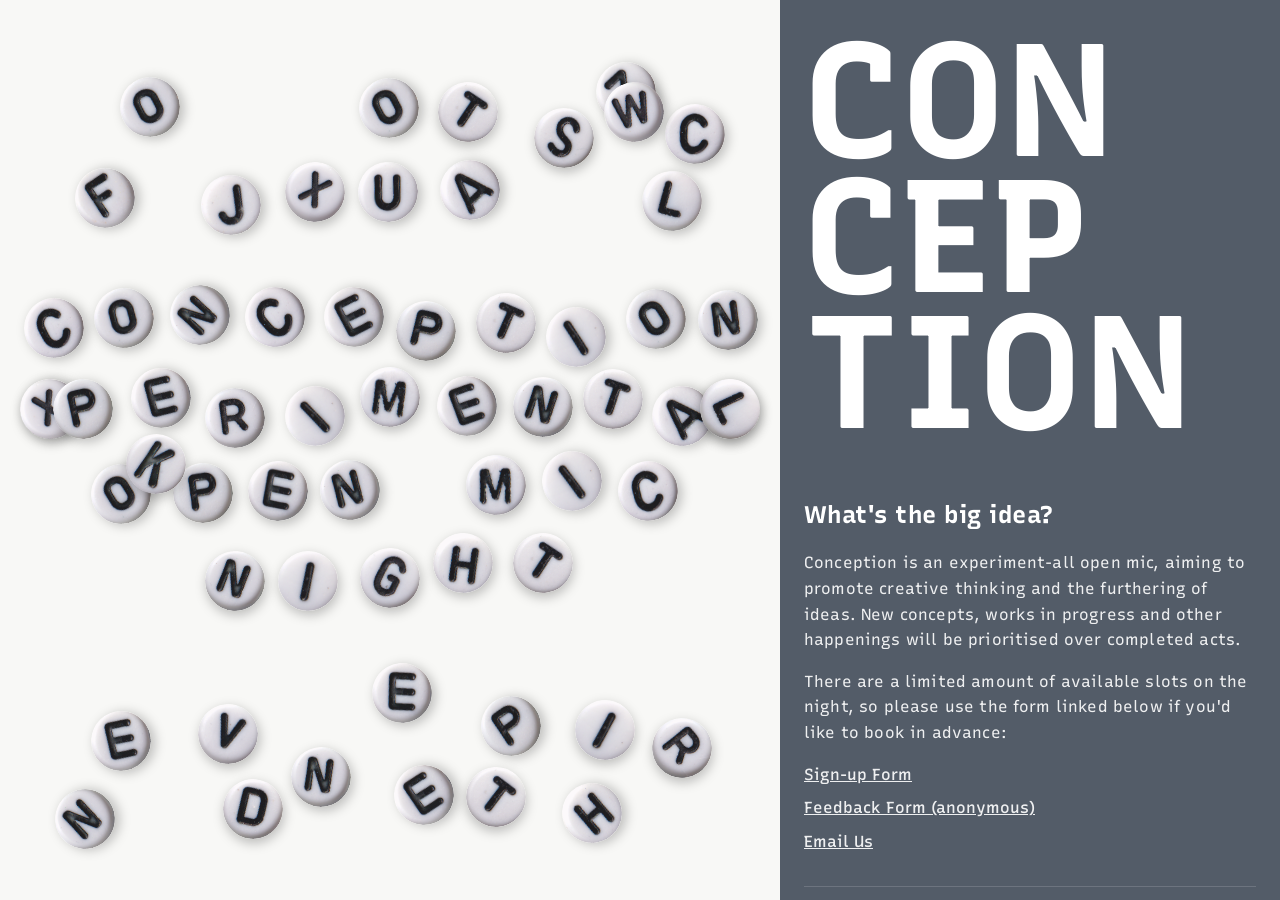
<file: index.html>
<!doctype html>
<html lang="en">
    <head>
        <meta charset="UTF-8" />
        <meta name="viewport" content="width=device-width, initial-scale=1.0" />
        <title>Conception - Experimental Open Mic in Leeds, UK</title>
        <meta
            name="description"
            content="Conception is an experimental open mic in Leeds, UK promoting creative thinking and new ideas. Music, noise, dance, theatre, and all forms of performance welcome."
        />
        <link
            rel="canonical"
            href="https://conceivedconception.neocities.org/"
        />

        <meta property="og:type" content="website" />
        <meta
            property="og:url"
            content="https://conceivedconception.neocities.org/"
        />
        <meta
            property="og:title"
            content="Conception - Experimental Open Mic in Leeds, UK"
        />
        <meta
            property="og:description"
            content="Conception is an experimental open mic in Leeds, UK promoting creative thinking and new ideas. Music, noise, dance, theatre, and all forms of performance welcome."
        />
        <meta
            property="og:image"
            content="https://conceivedconception.neocities.org/Images/mystro%20icon.png"
        />
        <meta property="og:locale" content="en_GB" />
        <meta property="og:site_name" content="Conception" />

        <meta name="twitter:card" content="summary_large_image" />
        <meta
            name="twitter:title"
            content="Conception - Experimental Open Mic in Leeds, UK"
        />
        <meta
            name="twitter:description"
            content="Conception is an experimental open mic in Leeds, UK promoting creative thinking and new ideas. Music, noise, dance, theatre, and all forms of performance welcome."
        />
        <meta
            name="twitter:image"
            content="https://conceivedconception.neocities.org/Images/mystro%20icon.png"
        />

        <meta name="geo.region" content="GB-WYK" />
        <meta name="geo.placename" content="Leeds" />
        <meta
            name="keywords"
            content="open mic Leeds, experimental music Leeds, live performance Leeds, creative events Leeds, open mic night UK, experimental art Leeds"
        />
        <script type="application/ld+json">
            {
                "@context": "https://schema.org",
                "@type": "Organization",
                "name": "Conception",
                "description": "Conception is an experimental open mic in Leeds, UK promoting creative thinking and new ideas. Music, noise, dance, theatre, and all forms of performance welcome.",
                "url": "https://conceivedconception.neocities.org/",
                "logo": "https://conceivedconception.neocities.org/Images/faviconcept.png",
                "email": "ourconception@gmail.com",
                "location": {
                    "@type": "Place",
                    "address": {
                        "@type": "PostalAddress",
                        "addressLocality": "Leeds",
                        "addressCountry": "UK"
                    }
                },
                "sameAs": [
                    "https://www.instagram.com/conceivedconception/"
                ]
            }
        </script>
        <link
            rel="icon"
            type="image/x-icon"
            href="https://conceivedconception.neocities.org/Images/faviconcept.png"
        />
        <link href="style.css" rel="stylesheet" type="text/css" media="all" />
        <script src="scripts/colorize.js"></script>
        <script src="scripts/animated-favicon.js"></script>
        <script src="scripts/letter-beads.js"></script>
        <script src="scripts/checkboxes.js"></script>
        <script src="scripts/drawing-toy.js"></script>
        <script src="scripts/toy-manager.js"></script>
    </head>
    <body>
        <!-- Mobile Header -->
        <div class="mobile-header">
            <a href="index.html" class="mobile-title">CONCEPTION</a>
        </div>

        <main id="main-content">
            <div class="page-container">
                <!-- Main Content Area -->
                <div class="main-content-area">
                    <!-- Blank space for future image -->
                </div>

                <!-- Universal Sidebar -->
                <div class="universal-sidebar">
                    <a href="index.html" class="site-title">
                        <span class="site-title-line">CON</span>
                        <span class="site-title-line">CEP</span>
                        <span class="site-title-line">TION</span>
                    </a>

                    <div class="homepage-intro">
                        <h2>What's the big idea?</h2>
                        <p>
                            Conception is an experiment-all open mic, aiming to
                            promote creative thinking and the furthering of
                            ideas. New concepts, works in progress and other
                            happenings will be prioritised over completed acts.
                        </p>
                        <p>
                            There are a limited amount of available slots on the
                            night, so please use the form linked below if you'd
                            like to book in advance:
                        </p>

                        <div class="cta-links">
                            <a
                                href="https://docs.google.com/forms/d/e/1FAIpQLSc09P1ybchoxmQeRvJ_42kUATPzMQ2q1kXo-eElfbiFxtSAxg/viewform?usp=dialog"
                                target="_blank"
                                rel="noopener"
                                >Sign-up Form</a
                            >
                            <a
                                href="https://docs.google.com/forms/d/e/1FAIpQLSfRthZHnF3FOVCWMGpvfnV3ThzAy1VDy9N92yVOfNNA5LoxMQ/viewform?usp=dialog"
                                target="_blank"
                                rel="noopener"
                                >Feedback Form (anonymous)</a
                            >
                            <a href="mailto:ourconception@gmail.com"
                                >Email Us</a
                            >
                        </div>
                    </div>

                    <div class="event-info">
                        <p>Experimental Open Mic</p>
                        <p>Leeds, UK</p>
                        <p>Free Entry</p>
                    </div>

                    <nav class="sidebar-nav" aria-label="Main navigation">
                        <ul class="nav-links">
                            <li><a href="when.html">When</a></li>
                            <li><a href="what.html">What</a></li>
                            <li><a href="who.html">Who</a></li>
                            <li><a href="words.html">Words</a></li>
                            <li><a href="faq.html">FAQ</a></li>
                            <li>
                                <a href="testimonials.html">Testimonials</a>
                            </li>
                            <li><a href="gallery.html">Poster Gallery</a></li>
                        </ul>
                    </nav>
                </div>
            </div>
        </main>
    </body>
</html>
</file>
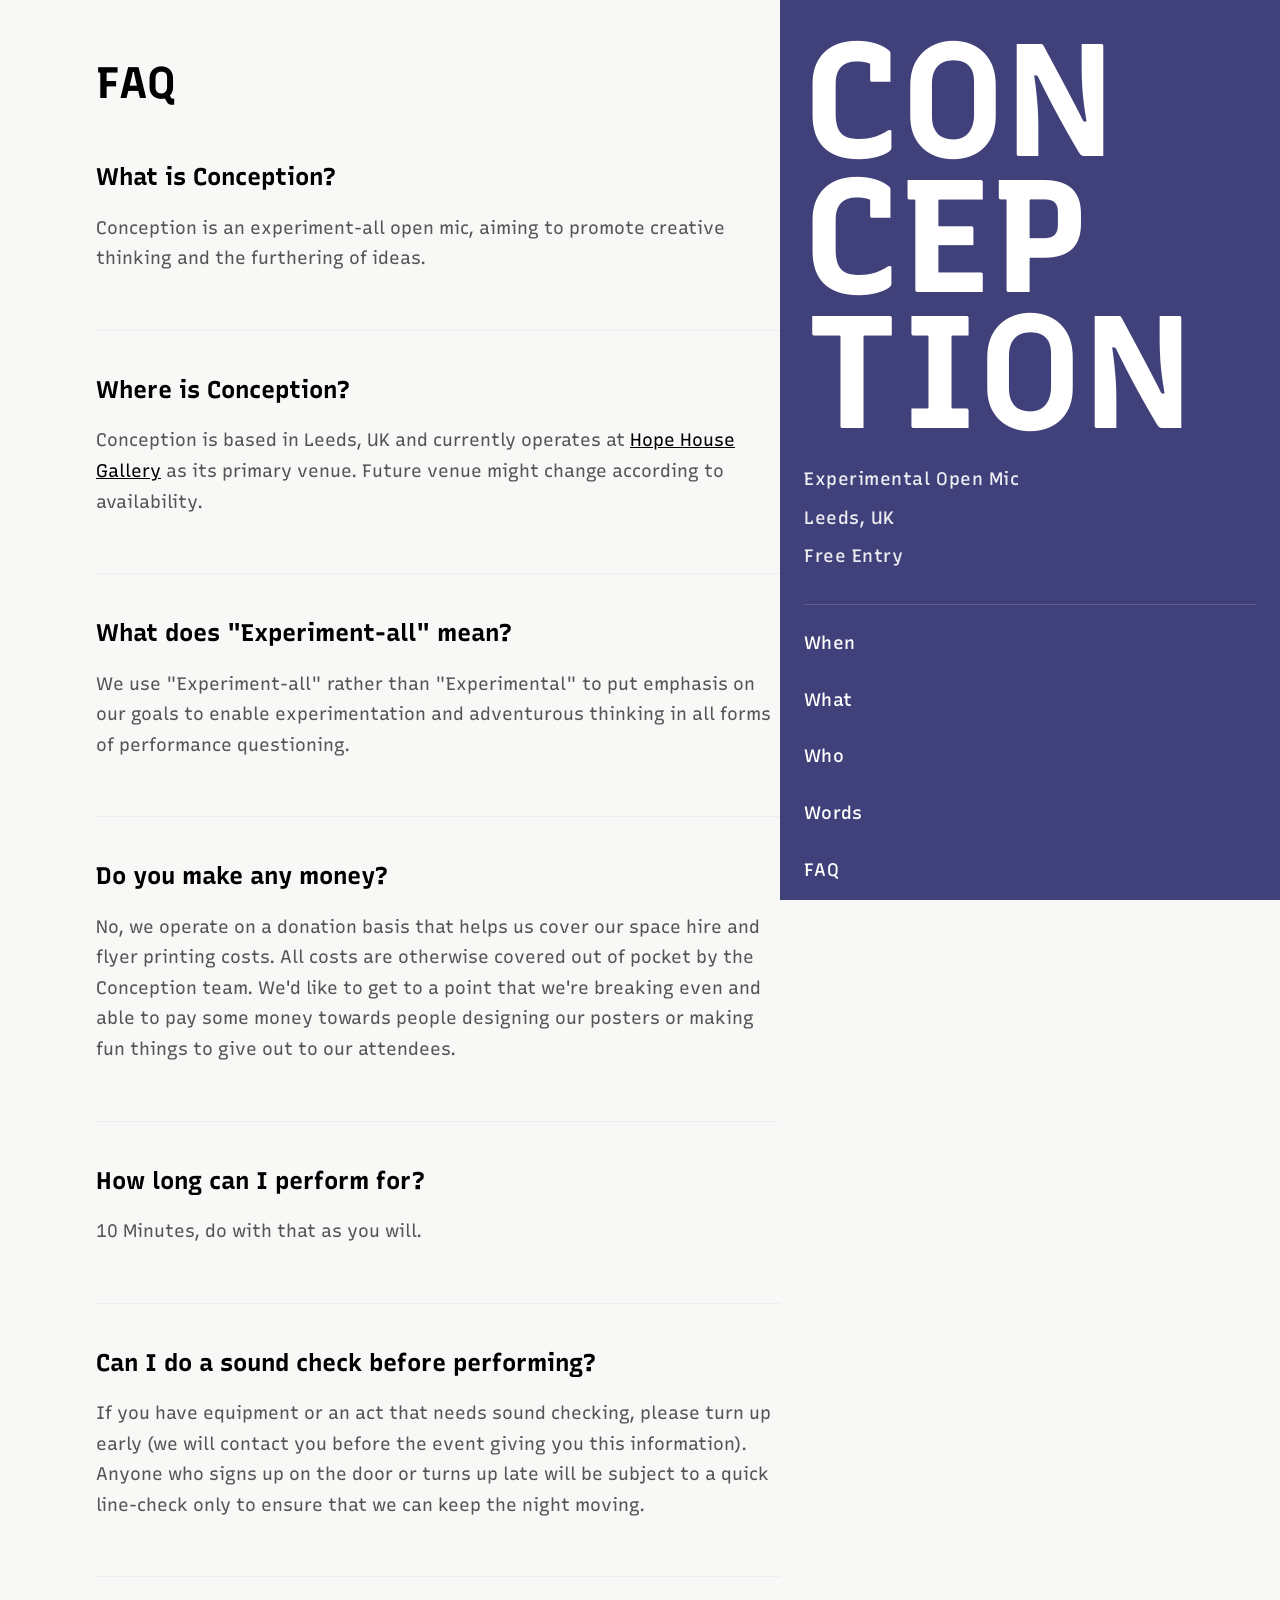
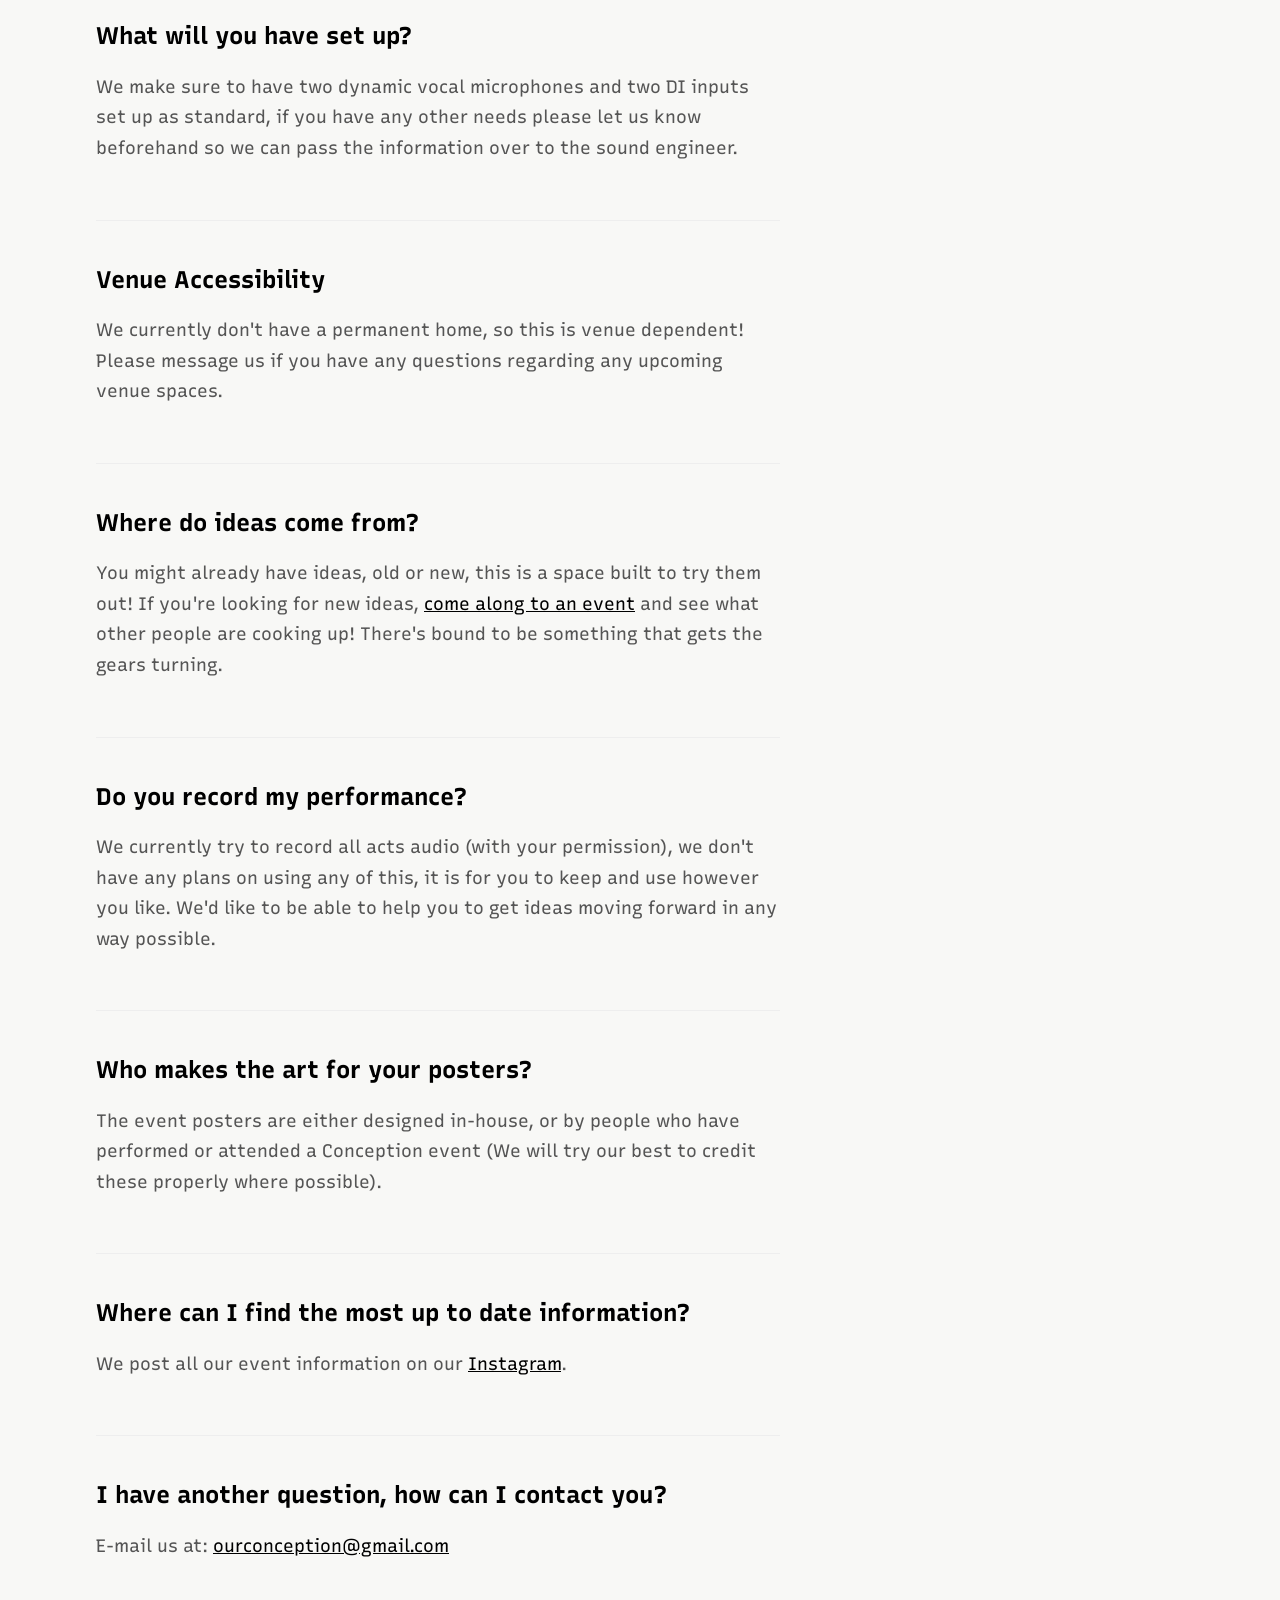
<file: faq.html>
<!doctype html>
<html lang="en">
    <head>
        <meta charset="UTF-8" />
        <meta name="viewport" content="width=device-width, initial-scale=1.0" />
        <title>FAQ | Conception</title>
        <meta
            name="description"
            content="Frequently asked questions about Conception, an experimental open mic in Leeds, UK. Learn about performance times, equipment, venue accessibility, and more."
        />
        <link
            rel="canonical"
            href="https://conceivedconception.neocities.org/faq.html"
        />

        <meta property="og:type" content="website" />
        <meta
            property="og:url"
            content="https://conceivedconception.neocities.org/faq.html"
        />
        <meta property="og:title" content="FAQ | Conception" />
        <meta
            property="og:description"
            content="Frequently asked questions about Conception, an experimental open mic in Leeds, UK. Learn about performance times, equipment, venue accessibility, and more."
        />
        <meta
            property="og:image"
            content="https://conceivedconception.neocities.org/Images/mystro%20icon.png"
        />
        <meta property="og:locale" content="en_GB" />
        <meta property="og:site_name" content="Conception" />

        <meta name="twitter:card" content="summary_large_image" />
        <meta name="twitter:title" content="FAQ | Conception" />
        <meta
            name="twitter:description"
            content="Frequently asked questions about Conception, an experimental open mic in Leeds, UK. Learn about performance times, equipment, venue accessibility, and more."
        />
        <meta
            name="twitter:image"
            content="https://conceivedconception.neocities.org/Images/mystro%20icon.png"
        />

        <meta
            name="keywords"
            content="open mic Leeds, experimental music Leeds, live performance Leeds, open mic FAQ, Leeds events, Hope House Gallery, Wharf Chambers, creative performance UK"
        />
        <meta name="geo.region" content="GB-WYK" />
        <meta name="geo.placename" content="Leeds" />
        <link
            rel="icon"
            type="image/x-icon"
            href="https://conceivedconception.neocities.org/Images/faviconcept.png"
        />
        <link href="style.css" rel="stylesheet" type="text/css" media="all" />
        <script src="scripts/colorize.js"></script>
        <script src="scripts/animated-favicon.js"></script>

        <script type="application/ld+json">
            {
                "@context": "https://schema.org",
                "@type": "FAQPage",
                "mainEntity": [
                    {
                        "@type": "Question",
                        "name": "What is Conception?",
                        "acceptedAnswer": {
                            "@type": "Answer",
                            "text": "Conception is an experiment-all open mic, aiming to promote creative thinking and the furthering of ideas."
                        }
                    },
                    {
                        "@type": "Question",
                        "name": "Where is Conception?",
                        "acceptedAnswer": {
                            "@type": "Answer",
                            "text": "Conception is based in Leeds, UK and currently operates at Hope House Gallery as its primary venue. Future venue might change according to availability."
                        }
                    },
                    {
                        "@type": "Question",
                        "name": "What does \"Experiment-all\" mean?",
                        "acceptedAnswer": {
                            "@type": "Answer",
                            "text": "We use \"Experiment-all\" rather than \"Experimental\" to put emphasis on our goals to enable experimentation and adventurous thinking in all forms of performance questioning."
                        }
                    },
                    {
                        "@type": "Question",
                        "name": "Do you make any money?",
                        "acceptedAnswer": {
                            "@type": "Answer",
                            "text": "No, we operate on a donation basis that helps us cover our space hire and flyer printing costs. All costs are otherwise covered out of pocket by the Conception team. We'd like to get to a point that we're breaking even and able to pay some money towards people designing our posters or making fun things to give out to our attendees."
                        }
                    },
                    {
                        "@type": "Question",
                        "name": "How long can I perform for?",
                        "acceptedAnswer": {
                            "@type": "Answer",
                            "text": "10 Minutes, do with that as you will."
                        }
                    },
                    {
                        "@type": "Question",
                        "name": "Can I do a sound check before performing?",
                        "acceptedAnswer": {
                            "@type": "Answer",
                            "text": "If you have equipment or an act that needs sound checking, please turn up early (we will contact you before the event giving you this information). Anyone who signs up on the door or turns up late will be subject to a quick line-check only to ensure that we can keep the night moving."
                        }
                    },
                    {
                        "@type": "Question",
                        "name": "What will you have set up?",
                        "acceptedAnswer": {
                            "@type": "Answer",
                            "text": "We make sure to have two dynamic vocal microphones and two DI inputs set up as standard, if you have any other needs please let us know beforehand so we can pass the information over to the sound engineer."
                        }
                    },
                    {
                        "@type": "Question",
                        "name": "Venue Accessibility",
                        "acceptedAnswer": {
                            "@type": "Answer",
                            "text": "We currently don't have a permanent home, so this is venue dependent! Please message us if you have any questions regarding any upcoming venue spaces."
                        }
                    },
                    {
                        "@type": "Question",
                        "name": "Where do ideas come from?",
                        "acceptedAnswer": {
                            "@type": "Answer",
                            "text": "You might already have ideas, old or new, this is a space built to try them out! If you're looking for new ideas, come along to an event and see what other people are cooking up! There's bound to be something that gets the gears turning."
                        }
                    },
                    {
                        "@type": "Question",
                        "name": "Do you record my performance?",
                        "acceptedAnswer": {
                            "@type": "Answer",
                            "text": "We currently try to record all acts audio (with your permission), we don't have any plans on using any of this, it is for you to keep and use however you like. We'd like to be able to help you to get ideas moving forward in any way possible."
                        }
                    },
                    {
                        "@type": "Question",
                        "name": "Who makes the art for your posters?",
                        "acceptedAnswer": {
                            "@type": "Answer",
                            "text": "The event posters are either designed in-house, or by people who have performed or attended a Conception event (We will try our best to credit these properly where possible)."
                        }
                    },
                    {
                        "@type": "Question",
                        "name": "Where can I find the most up to date information?",
                        "acceptedAnswer": {
                            "@type": "Answer",
                            "text": "We post all our event information on our Instagram."
                        }
                    },
                    {
                        "@type": "Question",
                        "name": "I have another question, how can I contact you?",
                        "acceptedAnswer": {
                            "@type": "Answer",
                            "text": "E-mail us at: ourconception@gmail.com"
                        }
                    }
                ]
            }
        </script>
    </head>
    <body>
        <!-- Mobile Header -->
        <div class="mobile-header">
            <a href="index.html" class="mobile-title">CONCEPTION</a>
        </div>
        <main id="main-content">
            <div class="page-container">
                <!-- Main Content Area -->
                <div class="main-content-area">
                    <div class="secondary-content">
                        <h1 class="page-title">FAQ</h1>

                        <section aria-label="Frequently asked questions">
                            <div class="faq-item">
                                <h3>What is Conception?</h3>
                                <p>
                                    Conception is an experiment-all open mic,
                                    aiming to promote creative thinking and the
                                    furthering of ideas.
                                </p>
                            </div>

                            <div class="faq-item">
                                <h3>Where is Conception?</h3>
                                <p>
                                    Conception is based in Leeds, UK and
                                    currently operates at
                                    <a
                                        href="https://mapcharity.org/"
                                        target="_blank"
                                        rel="noopener"
                                        >Hope House Gallery</a
                                    >
                                    as its primary venue. Future venue might
                                    change according to availability.
                                </p>
                            </div>

                            <div class="faq-item">
                                <h3>What does "Experiment-all" mean?</h3>
                                <p>
                                    We use "Experiment-all" rather than
                                    "Experimental" to put emphasis on our goals
                                    to enable experimentation and adventurous
                                    thinking in all forms of performance
                                    questioning.
                                </p>
                            </div>

                            <div class="faq-item">
                                <h3>Do you make any money?</h3>
                                <p>
                                    No, we operate on a donation basis that
                                    helps us cover our space hire and flyer
                                    printing costs. All costs are otherwise
                                    covered out of pocket by the Conception
                                    team. We'd like to get to a point that we're
                                    breaking even and able to pay some money
                                    towards people designing our posters or
                                    making fun things to give out to our
                                    attendees.
                                </p>
                            </div>

                            <div class="faq-item">
                                <h3>How long can I perform for?</h3>
                                <p>10 Minutes, do with that as you will.</p>
                            </div>

                            <div class="faq-item">
                                <h3>
                                    Can I do a sound check before performing?
                                </h3>
                                <p>
                                    If you have equipment or an act that needs
                                    sound checking, please turn up early (we
                                    will contact you before the event giving you
                                    this information). Anyone who signs up on
                                    the door or turns up late will be subject to
                                    a quick line-check only to ensure that we
                                    can keep the night moving.
                                </p>
                            </div>

                            <div class="faq-item">
                                <h3>What will you have set up?</h3>
                                <p>
                                    We make sure to have two dynamic vocal
                                    microphones and two DI inputs set up as
                                    standard, if you have any other needs please
                                    let us know beforehand so we can pass the
                                    information over to the sound engineer.
                                </p>
                            </div>

                            <div class="faq-item">
                                <h3>Venue Accessibility</h3>
                                <p>
                                    We currently don't have a permanent home, so
                                    this is venue dependent! Please message us
                                    if you have any questions regarding any
                                    upcoming venue spaces.
                                </p>
                            </div>

                            <div class="faq-item">
                                <h3>Where do ideas come from?</h3>
                                <p>
                                    You might already have ideas, old or new,
                                    this is a space built to try them out! If
                                    you're looking for new ideas,
                                    <a href="when.html"
                                        >come along to an event</a
                                    >
                                    and see what other people are cooking up!
                                    There's bound to be something that gets the
                                    gears turning.
                                </p>
                            </div>

                            <div class="faq-item">
                                <h3>Do you record my performance?</h3>
                                <p>
                                    We currently try to record all acts audio
                                    (with your permission), we don't have any
                                    plans on using any of this, it is for you to
                                    keep and use however you like. We'd like to
                                    be able to help you to get ideas moving
                                    forward in any way possible.
                                </p>
                            </div>

                            <div class="faq-item">
                                <h3>Who makes the art for your posters?</h3>
                                <p>
                                    The event posters are either designed
                                    in-house, or by people who have performed or
                                    attended a Conception event (We will try our
                                    best to credit these properly where
                                    possible).
                                </p>
                            </div>

                            <div class="faq-item">
                                <h3>
                                    Where can I find the most up to date
                                    information?
                                </h3>
                                <p>
                                    We post all our event information on our
                                    <a
                                        href="https://www.instagram.com/conceivedconception/"
                                        target="_blank"
                                        rel="noopener"
                                        >Instagram</a
                                    >.
                                </p>
                            </div>

                            <div class="faq-item">
                                <h3>
                                    I have another question, how can I contact
                                    you?
                                </h3>
                                <p>
                                    E-mail us at:
                                    <a href="mailto:ourconception@gmail.com"
                                        >ourconception@gmail.com</a
                                    >
                                </p>
                            </div>
                        </section>
                    </div>
                </div>

                <!-- Universal Sidebar -->
                <div class="universal-sidebar">
                    <a href="index.html" class="site-title">
                        <span class="site-title-line">CON</span>
                        <span class="site-title-line">CEP</span>
                        <span class="site-title-line">TION</span>
                    </a>

                    <div class="event-info">
                        <p>Experimental Open Mic</p>
                        <p>Leeds, UK</p>
                        <p>Free Entry</p>
                    </div>

                    <nav class="sidebar-nav" aria-label="Main navigation">
                        <ul class="nav-links">
                            <li><a href="when.html">When</a></li>
                            <li><a href="what.html">What</a></li>
                            <li><a href="who.html">Who</a></li>
                            <li><a href="words.html">Words</a></li>
                            <li><a href="faq.html">FAQ</a></li>
                            <li>
                                <a href="testimonials.html">Testimonials</a>
                            </li>
                            <li><a href="gallery.html">Poster Gallery</a></li>
                        </ul>
                    </nav>
                </div>
            </div>
        </main>
    </body>
</html>
</file>
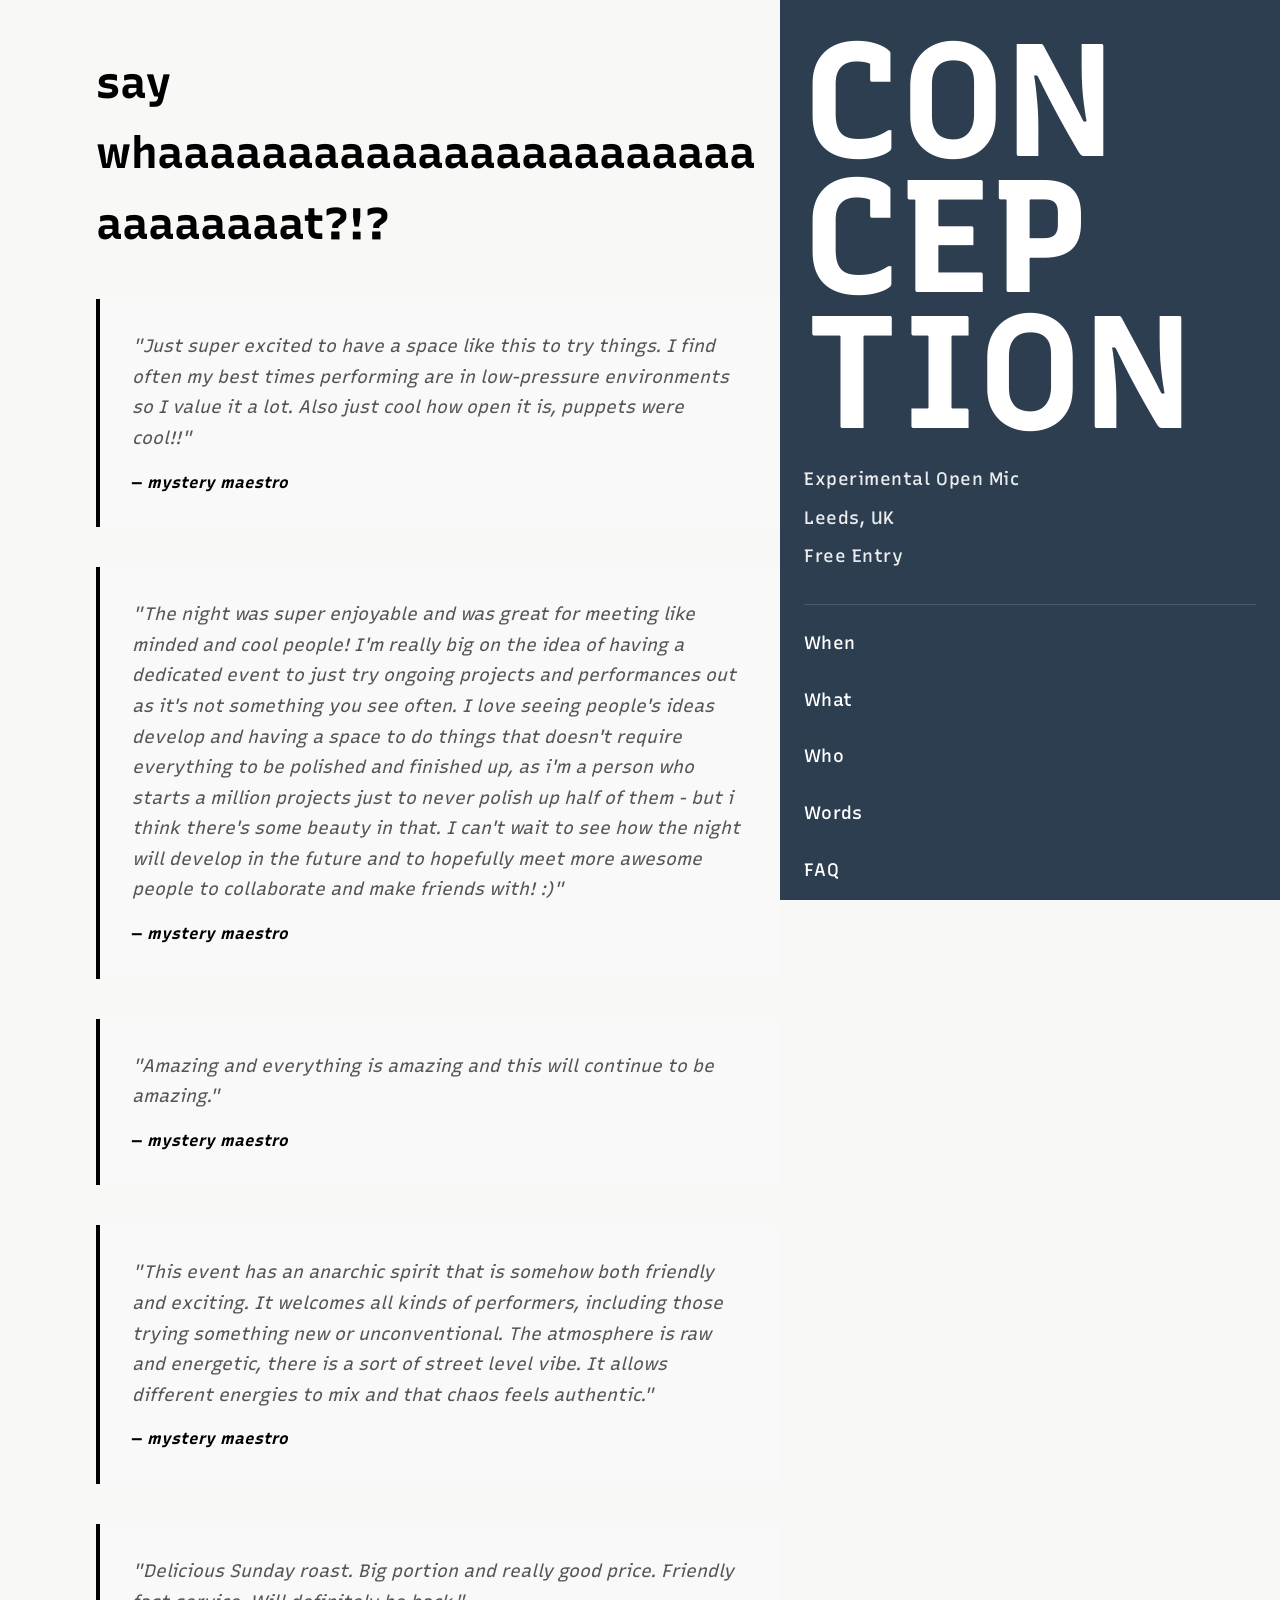
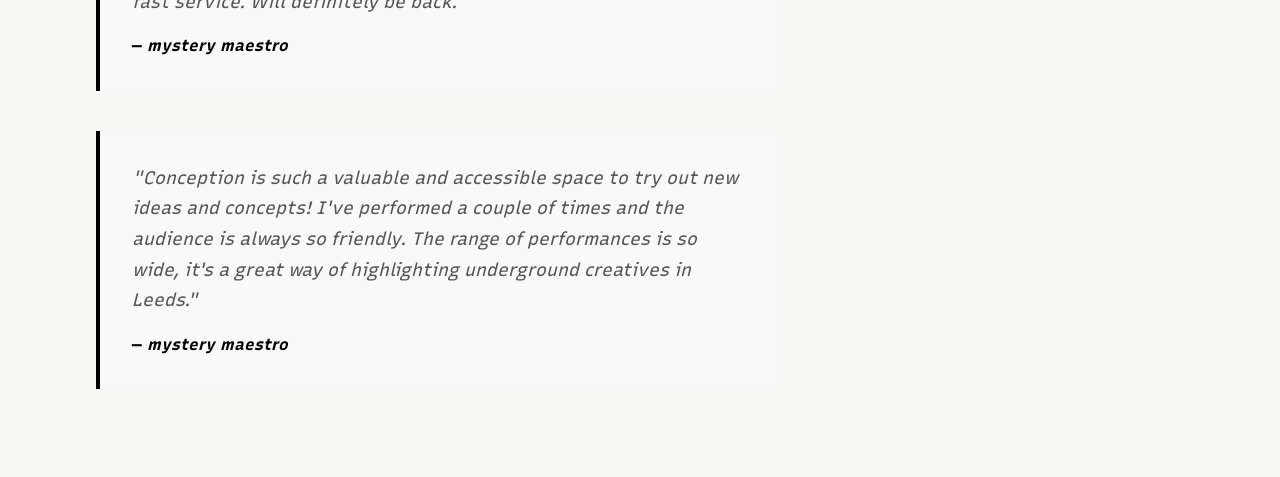
<file: testimonials.html>
<!doctype html>
<html lang="en">
    <head>
        <meta charset="UTF-8" />
        <meta name="viewport" content="width=device-width, initial-scale=1.0" />
        <title>Testimonials | Conception</title>
        <meta
            name="description"
            content="What performers and attendees say about Conception, the experimental open mic night in Leeds."
        />
        <link
            rel="canonical"
            href="https://conceivedconception.neocities.org/testimonials.html"
        />

        <meta property="og:type" content="website" />
        <meta
            property="og:url"
            content="https://conceivedconception.neocities.org/testimonials.html"
        />
        <meta property="og:title" content="Testimonials | Conception" />
        <meta
            property="og:description"
            content="What performers and attendees say about Conception, the experimental open mic night in Leeds."
        />
        <meta
            property="og:image"
            content="https://conceivedconception.neocities.org/Images/mystro%20icon.png"
        />
        <meta property="og:locale" content="en_GB" />
        <meta property="og:site_name" content="Conception" />

        <meta name="twitter:card" content="summary_large_image" />
        <meta name="twitter:title" content="Testimonials | Conception" />
        <meta
            name="twitter:description"
            content="What performers and attendees say about Conception, the experimental open mic night in Leeds."
        />
        <meta
            name="twitter:image"
            content="https://conceivedconception.neocities.org/Images/mystro%20icon.png"
        />

        <meta
            name="keywords"
            content="Conception testimonials, open mic reviews, Leeds live music, experimental performance Leeds, open mic night feedback"
        />
        <meta name="geo.region" content="GB-WYK" />
        <meta name="geo.placename" content="Leeds" />

        <script type="application/ld+json">
            {
                "@context": "https://schema.org",
                "@type": "WebPage",
                "name": "Testimonials | Conception",
                "description": "What performers and attendees say about Conception, the experimental open mic night in Leeds.",
                "url": "https://conceivedconception.neocities.org/testimonials.html",
                "mainEntity": {
                    "@type": "ItemList",
                    "itemListElement": []
                }
            }
        </script>

        <link
            rel="icon"
            type="image/x-icon"
            href="https://conceivedconception.neocities.org/Images/faviconcept.png"
        />
        <link href="style.css" rel="stylesheet" type="text/css" media="all" />
        <script src="scripts/colorize.js"></script>
        <script src="scripts/animated-favicon.js"></script>
    </head>
    <body>
        <!-- Mobile Header -->
        <div class="mobile-header">
            <a href="index.html" class="mobile-title">CONCEPTION</a>
        </div>
        <main id="main-content">
            <div class="page-container">
                <!-- Main Content Area -->
                <div class="main-content-area">
                    <div class="secondary-content">
                        <h1 class="page-title">
                            say whaaaaaaaaaaaaaaaaaaaaaaaaaaaaaaat?!?
                        </h1>

                        <section
                            aria-label="Testimonials from performers and attendees"
                        >
                            <figure class="testimonial">
                                <blockquote class="testimonial-quote">
                                    <p>
                                        "Just super excited to have a space like
                                        this to try things. I find often my best
                                        times performing are in low-pressure
                                        environments so I value it a lot. Also
                                        just cool how open it is, puppets were
                                        cool!!"
                                    </p>
                                </blockquote>
                                <figcaption class="testimonial-attribution">
                                    — <cite>mystery maestro</cite>
                                </figcaption>
                            </figure>

                            <figure class="testimonial">
                                <blockquote class="testimonial-quote">
                                    <p>
                                        "The night was super enjoyable and was
                                        great for meeting like minded and cool
                                        people! I'm really big on the idea of
                                        having a dedicated event to just try
                                        ongoing projects and performances out as
                                        it's not something you see often. I love
                                        seeing people's ideas develop and having
                                        a space to do things that doesn't
                                        require everything to be polished and
                                        finished up, as i'm a person who starts
                                        a million projects just to never polish
                                        up half of them - but i think there's
                                        some beauty in that. I can't wait to see
                                        how the night will develop in the future
                                        and to hopefully meet more awesome
                                        people to collaborate and make friends
                                        with! :)"
                                    </p>
                                </blockquote>
                                <figcaption class="testimonial-attribution">
                                    — <cite>mystery maestro</cite>
                                </figcaption>
                            </figure>

                            <figure class="testimonial">
                                <blockquote class="testimonial-quote">
                                    <p>
                                        "Amazing and everything is amazing and
                                        this will continue to be amazing."
                                    </p>
                                </blockquote>
                                <figcaption class="testimonial-attribution">
                                    — <cite>mystery maestro</cite>
                                </figcaption>
                            </figure>

                            <figure class="testimonial">
                                <blockquote class="testimonial-quote">
                                    <p>
                                        "This event has an anarchic spirit that
                                        is somehow both friendly and exciting.
                                        It welcomes all kinds of performers,
                                        including those trying something new or
                                        unconventional. The atmosphere is raw
                                        and energetic, there is a sort of street
                                        level vibe. It allows different energies
                                        to mix and that chaos feels authentic."
                                    </p>
                                </blockquote>
                                <figcaption class="testimonial-attribution">
                                    — <cite>mystery maestro</cite>
                                </figcaption>
                            </figure>

                            <figure class="testimonial">
                                <blockquote class="testimonial-quote">
                                    <p>
                                        "Delicious Sunday roast. Big portion and
                                        really good price. Friendly fast
                                        service. Will definitely be back."
                                    </p>
                                </blockquote>
                                <figcaption class="testimonial-attribution">
                                    — <cite>mystery maestro</cite>
                                </figcaption>
                            </figure>

                            <figure class="testimonial">
                                <blockquote class="testimonial-quote">
                                    <p>
                                        "Conception is such a valuable and
                                        accessible space to try out new ideas
                                        and concepts! I've performed a couple of
                                        times and the audience is always so
                                        friendly. The range of performances is
                                        so wide, it's a great way of
                                        highlighting underground creatives in
                                        Leeds."
                                    </p>
                                </blockquote>
                                <figcaption class="testimonial-attribution">
                                    — <cite>mystery maestro</cite>
                                </figcaption>
                            </figure>
                        </section>
                    </div>
                </div>

                <!-- Universal Sidebar -->
                <div class="universal-sidebar">
                    <a href="index.html" class="site-title">
                        <span class="site-title-line">CON</span>
                        <span class="site-title-line">CEP</span>
                        <span class="site-title-line">TION</span>
                    </a>

                    <div class="event-info">
                        <p>Experimental Open Mic</p>
                        <p>Leeds, UK</p>
                        <p>Free Entry</p>
                    </div>

                    <nav class="sidebar-nav" aria-label="Main navigation">
                        <ul class="nav-links">
                            <li><a href="when.html">When</a></li>
                            <li><a href="what.html">What</a></li>
                            <li><a href="who.html">Who</a></li>
                            <li><a href="words.html">Words</a></li>
                            <li><a href="faq.html">FAQ</a></li>
                            <li>
                                <a href="testimonials.html">Testimonials</a>
                            </li>
                            <li><a href="gallery.html">Poster Gallery</a></li>
                        </ul>
                    </nav>
                </div>
            </div>
        </main>
    </body>
</html>
</file>
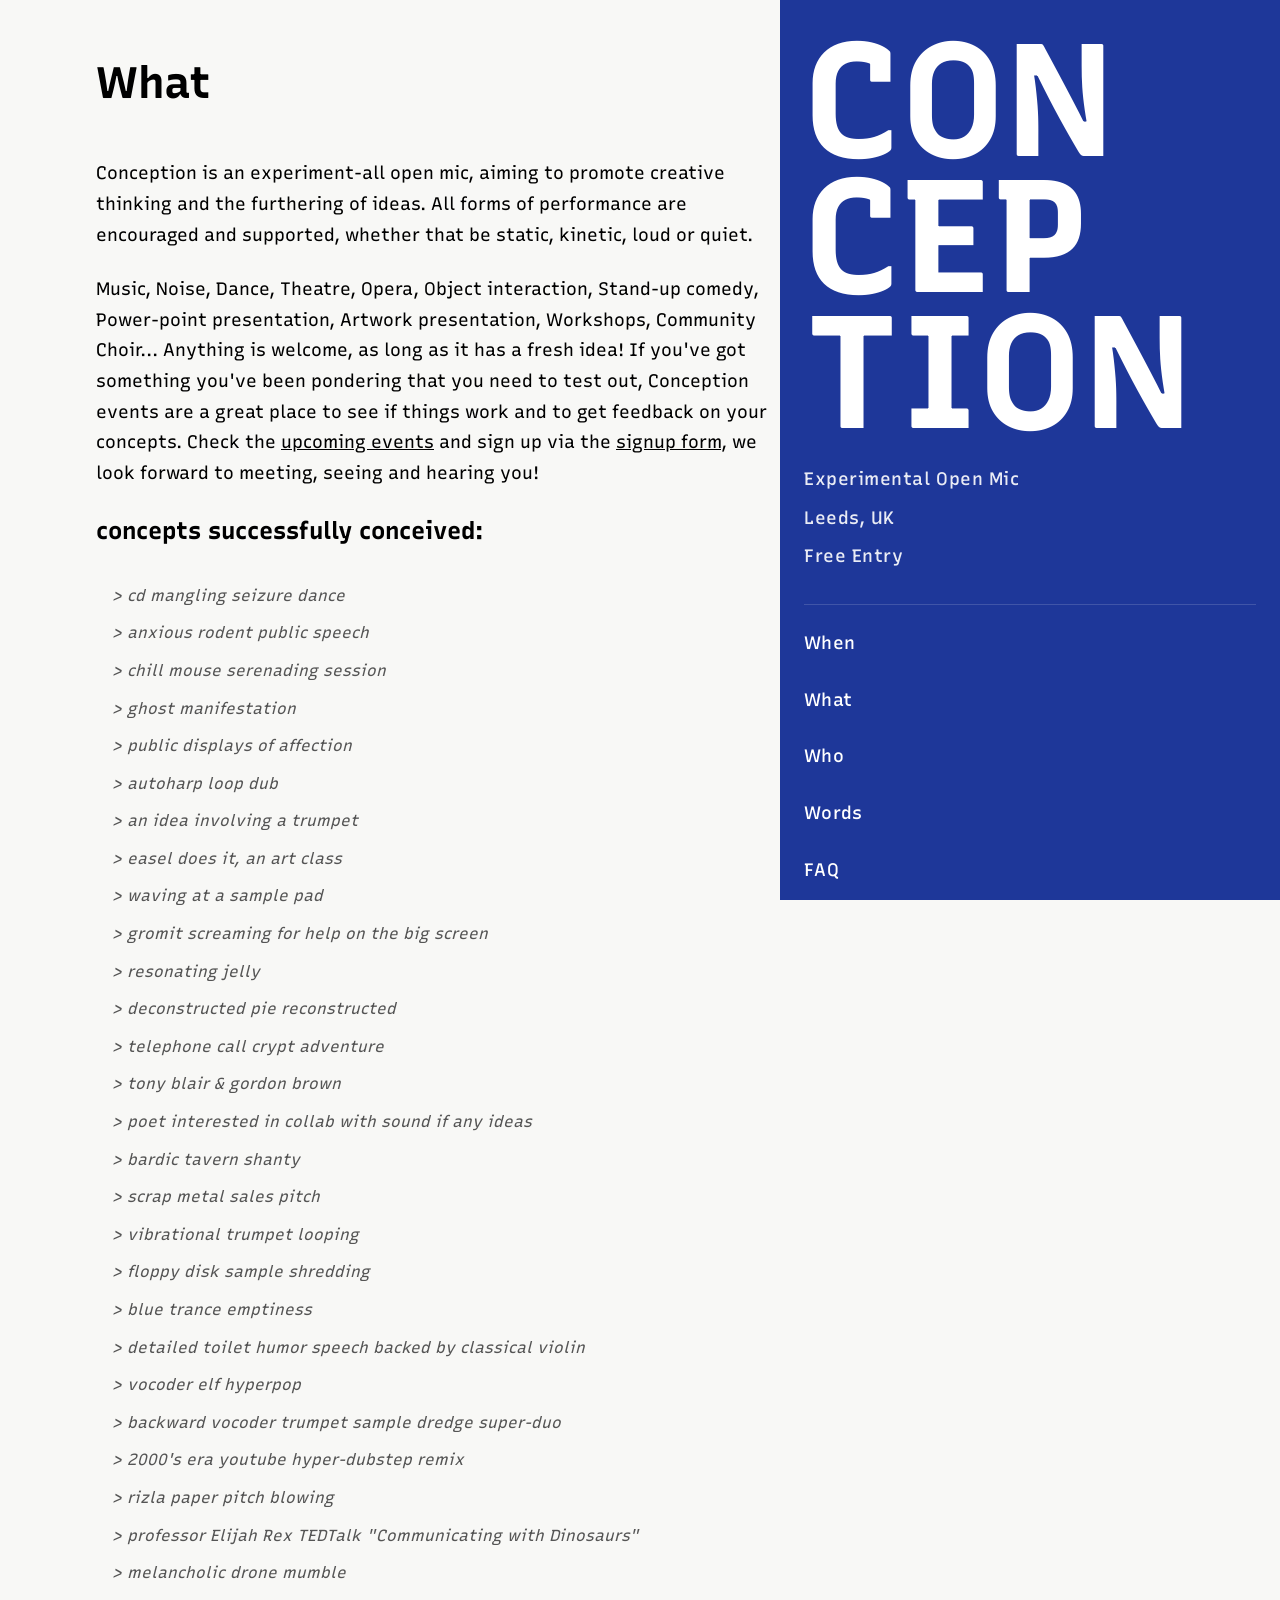
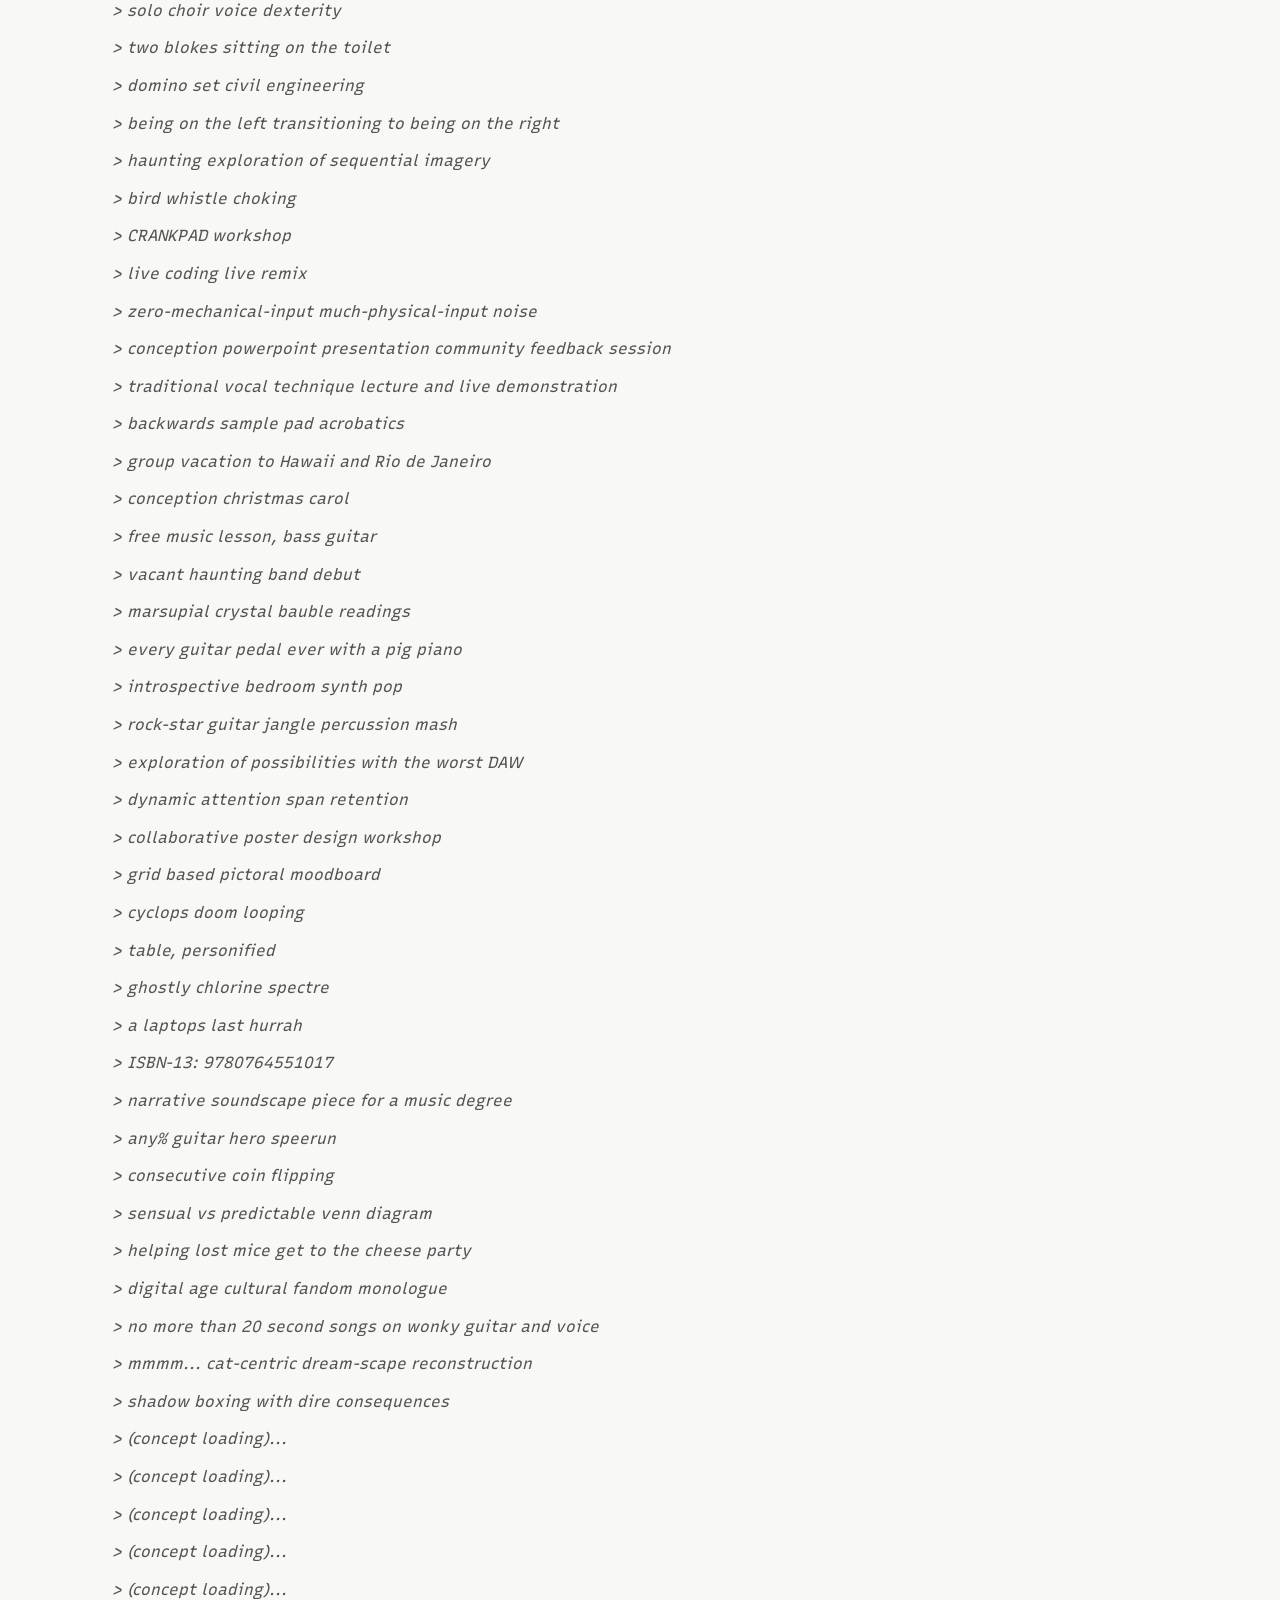
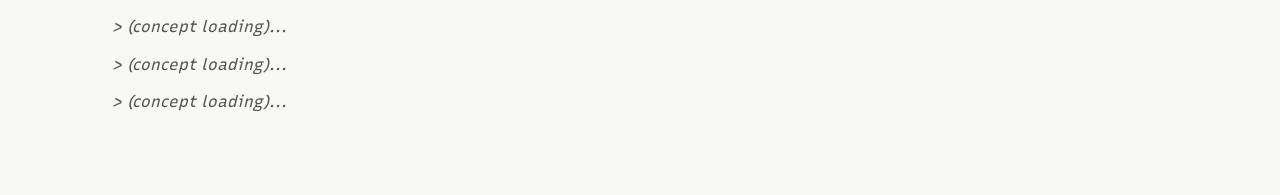
<file: what.html>
<!doctype html>
<html lang="en">
    <head>
        <meta charset="UTF-8" />
        <meta name="viewport" content="width=device-width, initial-scale=1.0" />
        <title>What | Conception</title>
        <meta
            name="description"
            content="Conception is an experimental open mic in Leeds promoting creative thinking. Music, noise, dance, theatre, comedy and more - all fresh ideas welcome."
        />
        <link
            rel="canonical"
            href="https://conceivedconception.neocities.org/what.html"
        />

        <meta property="og:type" content="website" />
        <meta
            property="og:url"
            content="https://conceivedconception.neocities.org/what.html"
        />
        <meta property="og:title" content="What | Conception" />
        <meta
            property="og:description"
            content="Conception is an experimental open mic in Leeds promoting creative thinking. Music, noise, dance, theatre, comedy and more - all fresh ideas welcome."
        />
        <meta
            property="og:image"
            content="https://conceivedconception.neocities.org/Images/mystro%20icon.png"
        />
        <meta property="og:locale" content="en_GB" />
        <meta property="og:site_name" content="Conception" />

        <meta name="twitter:card" content="summary_large_image" />
        <meta name="twitter:title" content="What | Conception" />
        <meta
            name="twitter:description"
            content="Conception is an experimental open mic in Leeds promoting creative thinking. Music, noise, dance, theatre, comedy and more - all fresh ideas welcome."
        />
        <meta
            name="twitter:image"
            content="https://conceivedconception.neocities.org/Images/mystro%20icon.png"
        />

        <meta
            name="keywords"
            content="experimental open mic, Leeds open mic, live performance Leeds, experimental music Leeds, open mic night UK, creative performance, avant-garde Leeds"
        />
        <meta name="geo.region" content="GB-WYK" />
        <meta name="geo.placename" content="Leeds" />

        <link
            rel="icon"
            type="image/x-icon"
            href="https://conceivedconception.neocities.org/Images/faviconcept.png"
        />
        <link href="style.css" rel="stylesheet" type="text/css" media="all" />
        <script src="scripts/colorize.js"></script>
        <script src="scripts/animated-favicon.js"></script>
        <script type="application/ld+json">
            {
                "@context": "https://schema.org",
                "@type": "AboutPage",
                "name": "What | Conception",
                "description": "Conception is an experimental open mic in Leeds promoting creative thinking. Music, noise, dance, theatre, comedy and more - all fresh ideas welcome.",
                "url": "https://conceivedconception.neocities.org/what.html",
                "mainEntity": {
                    "@type": "Organization",
                    "name": "Conception",
                    "url": "https://conceivedconception.neocities.org/",
                    "logo": "https://conceivedconception.neocities.org/Images/faviconcept.png",
                    "email": "ourconception@gmail.com"
                }
            }
        </script>
    </head>
    <body>
        <!-- Mobile Header -->
        <div class="mobile-header">
            <a href="index.html" class="mobile-title">CONCEPTION</a>
        </div>
        <main id="main-content">
            <div class="page-container">
                <!-- Main Content Area -->
                <div class="main-content-area">
                    <div class="secondary-content">
                        <h1 class="page-title">What</h1>

                        <div class="intro">
                            <p>
                                Conception is an experiment-all open mic, aiming
                                to promote creative thinking and the furthering
                                of ideas. All forms of performance are
                                encouraged and supported, whether that be
                                static, kinetic, loud or quiet.
                            </p>

                            <p>
                                Music, Noise, Dance, Theatre, Opera, Object
                                interaction, Stand-up comedy, Power-point
                                presentation, Artwork presentation, Workshops,
                                Community Choir... Anything is welcome, as long
                                as it has a fresh idea! If you've got something
                                you've been pondering that you need to test out,
                                Conception events are a great place to see if
                                things work and to get feedback on your
                                concepts. Check the
                                <a href="when.html">upcoming events</a> and sign
                                up via the
                                <a
                                    href="https://docs.google.com/forms/d/e/1FAIpQLSc09P1ybchoxmQeRvJ_42kUATPzMQ2q1kXo-eElfbiFxtSAxg/viewform?usp=dialog"
                                    target="_blank"
                                    rel="noopener"
                                    >signup form</a
                                >, we look forward to meeting, seeing and
                                hearing you!
                            </p>
                        </div>

                        <h3 id="concepts-heading">
                            concepts successfully conceived:
                        </h3>

                        <ul
                            class="concepts-list"
                            aria-labelledby="concepts-heading"
                        >
                            <li>> cd mangling seizure dance</li>
                            <li>> anxious rodent public speech</li>
                            <li>> chill mouse serenading session</li>
                            <li>> ghost manifestation</li>
                            <li>> public displays of affection</li>
                            <li>> autoharp loop dub</li>
                            <li>> an idea involving a trumpet</li>
                            <li>> easel does it, an art class</li>
                            <li>> waving at a sample pad</li>
                            <li>
                                > gromit screaming for help on the big screen
                            </li>
                            <li>> resonating jelly</li>
                            <li>> deconstructed pie reconstructed</li>
                            <li>> telephone call crypt adventure</li>
                            <li>> tony blair & gordon brown</li>
                            <li>
                                > poet interested in collab with sound if any
                                ideas
                            </li>
                            <li>> bardic tavern shanty</li>
                            <li>> scrap metal sales pitch</li>
                            <li>> vibrational trumpet looping</li>
                            <li>> floppy disk sample shredding</li>
                            <li>> blue trance emptiness</li>
                            <li>
                                > detailed toilet humor speech backed by
                                classical violin
                            </li>
                            <li>> vocoder elf hyperpop</li>
                            <li>
                                > backward vocoder trumpet sample dredge
                                super-duo
                            </li>
                            <li>> 2000's era youtube hyper-dubstep remix</li>
                            <li>> rizla paper pitch blowing</li>
                            <li>
                                > professor Elijah Rex TEDTalk "Communicating
                                with Dinosaurs"
                            </li>
                            <li>> melancholic drone mumble</li>
                            <li>> solo choir voice dexterity</li>
                            <li>> two blokes sitting on the toilet</li>
                            <li>> domino set civil engineering</li>
                            <li>
                                > being on the left transitioning to being on
                                the right
                            </li>
                            <li>
                                > haunting exploration of sequential imagery
                            </li>
                            <li>> bird whistle choking</li>
                            <li>> CRANKPAD workshop</li>
                            <li>> live coding live remix</li>
                            <li>
                                > zero-mechanical-input much-physical-input
                                noise
                            </li>
                            <li>
                                > conception powerpoint presentation community
                                feedback session
                            </li>
                            <li>
                                > traditional vocal technique lecture and live
                                demonstration
                            </li>
                            <li>> backwards sample pad acrobatics</li>
                            <li>
                                > group vacation to Hawaii and Rio de Janeiro
                            </li>
                            <li>> conception christmas carol</li>
                            <li>> free music lesson, bass guitar</li>
                            <li>> vacant haunting band debut</li>
                            <li>> marsupial crystal bauble readings</li>
                            <li>> every guitar pedal ever with a pig piano</li>
                            <li>> introspective bedroom synth pop</li>
                            <li>> rock-star guitar jangle percussion mash</li>
                            <li>
                                > exploration of possibilities with the worst
                                DAW
                            </li>
                            <li>> dynamic attention span retention</li>
                            <li>> collaborative poster design workshop</li>
                            <li>> grid based pictoral moodboard</li>
                            <li>> cyclops doom looping</li>
                            <li>> table, personified</li>
                            <li>> ghostly chlorine spectre</li>
                            <li>> a laptops last hurrah</li>
                            <li>> ISBN-13: 9780764551017</li>
                            <li>> narrative soundscape piece for a music degree</li>
                            <li>> any% guitar hero speerun</li>
                            <li>> consecutive coin flipping</li>
                            <li>> sensual vs predictable venn diagram</li>
                            <li>> helping lost mice get to the cheese party</li>
                            <li>> digital age cultural fandom monologue</li>
                            <li>> no more than 20 second songs on wonky guitar and voice</li>
                            <li>> mmmm... cat-centric dream-scape reconstruction </li>
                            <li>> shadow boxing with dire consequences</li>
                            <li>> (concept loading)...</li>
                            <li>> (concept loading)...</li>
                            <li>> (concept loading)...</li>
                            <li>> (concept loading)...</li>
                            <li>> (concept loading)...</li>
                            <li>> (concept loading)...</li>
                            <li>> (concept loading)...</li>
                            <li>> (concept loading)...</li>
                        </ul>
                    </div>
                </div>

                <!-- Universal Sidebar -->
                <div class="universal-sidebar">
                    <a href="index.html" class="site-title">
                        <span class="site-title-line">CON</span>
                        <span class="site-title-line">CEP</span>
                        <span class="site-title-line">TION</span>
                    </a>

                    <div class="event-info">
                        <p>Experimental Open Mic</p>
                        <p>Leeds, UK</p>
                        <p>Free Entry</p>
                    </div>

                    <nav class="sidebar-nav" aria-label="Main navigation">
                        <ul class="nav-links">
                            <li><a href="when.html">When</a></li>
                            <li><a href="what.html">What</a></li>
                            <li><a href="who.html">Who</a></li>
                            <li><a href="words.html">Words</a></li>
                            <li><a href="faq.html">FAQ</a></li>
                            <li>
                                <a href="testimonials.html">Testimonials</a>
                            </li>
                            <li><a href="gallery.html">Poster Gallery</a></li>
                        </ul>
                    </nav>
                </div>
            </div>
        </main>
    </body>
</html>
</file>
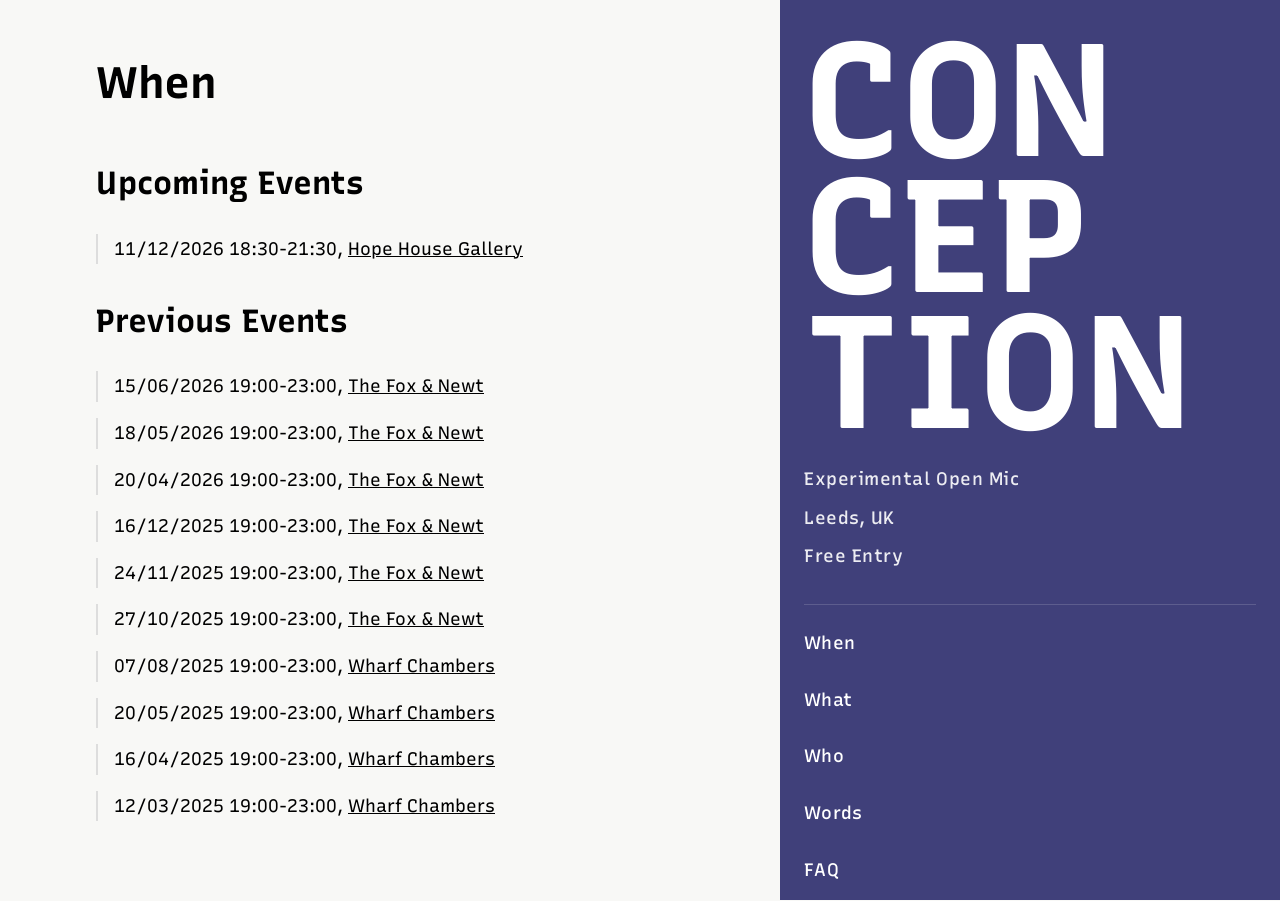
<file: when.html>
<!doctype html>
<html lang="en">
    <head>
        <meta charset="UTF-8" />
        <meta name="viewport" content="width=device-width, initial-scale=1.0" />
        <title>When | Conception</title>
        <meta
            name="description"
            content="Upcoming and past Conception open mic events in Leeds, UK. Find dates for our experimental performance nights at Hope House Gallery, The Fox & Newt, and Wharf Chambers."
        />
        <meta
            name="keywords"
            content="open mic Leeds, experimental music Leeds, live music events Leeds, Hope House Gallery, The Fox and Newt, Wharf Chambers, performance nights UK"
        />
        <link
            rel="canonical"
            href="https://conceivedconception.neocities.org/when.html"
        />

        <meta property="og:type" content="website" />
        <meta
            property="og:url"
            content="https://conceivedconception.neocities.org/when.html"
        />
        <meta property="og:title" content="When | Conception" />
        <meta
            property="og:description"
            content="Upcoming and past Conception open mic events in Leeds, UK. Find dates for our experimental performance nights."
        />
        <meta
            property="og:image"
            content="https://conceivedconception.neocities.org/Images/mystro%20icon.png"
        />
        <meta property="og:locale" content="en_GB" />
        <meta property="og:site_name" content="Conception" />

        <meta name="twitter:card" content="summary_large_image" />
        <meta name="twitter:title" content="When | Conception" />
        <meta
            name="twitter:description"
            content="Upcoming and past Conception open mic events in Leeds, UK. Find dates for our experimental performance nights."
        />
        <meta
            name="twitter:image"
            content="https://conceivedconception.neocities.org/Images/mystro%20icon.png"
        />

        <meta name="geo.region" content="GB-WYK" />
        <meta name="geo.placename" content="Leeds" />

        <script type="application/ld+json">
            {
                "@context": "https://schema.org",
                "@type": "EventSeries",
                "name": "Conception Open Mic",
                "description": "Upcoming and past Conception open mic events in Leeds, UK. Find dates for our experimental performance nights at Hope House Gallery, The Fox & Newt, and Wharf Chambers.",
                "url": "https://conceivedconception.neocities.org/when.html",
                "location": {
                    "@type": "Place",
                    "name": "Various venues in Leeds",
                    "address": {
                        "@type": "PostalAddress",
                        "addressLocality": "Leeds",
                        "addressCountry": "UK"
                    }
                },
                "organizer": {
                    "@type": "Organization",
                    "name": "Conception",
                    "url": "https://conceivedconception.neocities.org/",
                    "logo": "https://conceivedconception.neocities.org/Images/faviconcept.png",
                    "email": "ourconception@gmail.com"
                },
                "isAccessibleForFree": true,
                "eventSchedule": [
                    {
                        "@type": "Event",
                        "name": "Conception Open Mic - December 2026",
                        "startDate": "2026-12-11",
                        "eventStatus": "https://schema.org/EventScheduled",
                        "eventAttendanceMode": "https://schema.org/OfflineEventAttendanceMode",
                        "location": {
                            "@type": "Place",
                            "name": "Hope House Gallery",
                            "address": {
                                "@type": "PostalAddress",
                                "addressLocality": "Leeds",
                                "addressCountry": "UK"
                            }
                        }
                    }
                ]
            }
        </script>
        <link
            rel="icon"
            type="image/x-icon"
            href="https://conceivedconception.neocities.org/Images/faviconcept.png"
        />
        <link href="style.css" rel="stylesheet" type="text/css" media="all" />
        <script src="scripts/colorize.js"></script>
        <script src="scripts/animated-favicon.js"></script>
        <script src="scripts/events.js"></script>
    </head>
    <body>
        <!-- Mobile Header -->
        <div class="mobile-header">
            <a href="index.html" class="mobile-title">CONCEPTION</a>
        </div>
        <main id="main-content">
            <div class="page-container">
                <!-- Main Content Area -->
                <div class="main-content-area">
                    <div class="secondary-content">
                        <h1 class="page-title">When</h1>

                        <h2>Upcoming Events</h2>

                        <ul class="events-list" id="upcoming-events" aria-label="Upcoming events">
                            <li>
                                11/12/2026 18:30-21:30,
                                <a
                                    href="https://mapcharity.org/"
                                    target="_blank"
                                    rel="noopener"
                                    >Hope House Gallery</a
                                >
                            </li>
                        </ul>

                        <h2>Previous Events</h2>

                        <ul class="events-list" id="previous-events" aria-label="Previous events">
                            <li>
                                15/06/2026 19:00-23:00,
                                <a
                                    href="https://www.facebook.com/thefoxandnewt/"
                                    target="_blank"
                                    rel="noopener"
                                    >The Fox & Newt</a
                                >
                            </li>
                            <li>
                                18/05/2026 19:00-23:00,
                                <a
                                    href="https://www.facebook.com/thefoxandnewt/"
                                    target="_blank"
                                    rel="noopener"
                                    >The Fox & Newt</a
                                >
                            </li>
                            <li>
                                20/04/2026 19:00-23:00,
                                <a
                                    href="https://www.facebook.com/thefoxandnewt/"
                                    target="_blank"
                                    rel="noopener"
                                    >The Fox & Newt</a
                                >
                            </li>
                            <li>
                                16/12/2025 19:00-23:00,
                                <a
                                    href="https://www.facebook.com/thefoxandnewt/"
                                    target="_blank"
                                    rel="noopener"
                                    >The Fox & Newt</a
                                >
                            </li>
                            <li>
                                24/11/2025 19:00-23:00,
                                <a
                                    href="https://www.facebook.com/thefoxandnewt/"
                                    target="_blank"
                                    rel="noopener"
                                    >The Fox & Newt</a
                                >
                            </li>
                            <li>
                                27/10/2025 19:00-23:00,
                                <a
                                    href="https://www.facebook.com/thefoxandnewt/"
                                    target="_blank"
                                    rel="noopener"
                                    >The Fox & Newt</a
                                >
                            </li>
                            <li>
                                07/08/2025 19:00-23:00,
                                <a
                                    href="https://wharfchambers.org/"
                                    target="_blank"
                                    rel="noopener"
                                    >Wharf Chambers</a
                                >
                            </li>
                            <li>
                                20/05/2025 19:00-23:00,
                                <a
                                    href="https://wharfchambers.org/"
                                    target="_blank"
                                    rel="noopener"
                                    >Wharf Chambers</a
                                >
                            </li>
                            <li>
                                16/04/2025 19:00-23:00,
                                <a
                                    href="https://wharfchambers.org/"
                                    target="_blank"
                                    rel="noopener"
                                    >Wharf Chambers</a
                                >
                            </li>
                            <li>
                                12/03/2025 19:00-23:00,
                                <a
                                    href="https://wharfchambers.org/"
                                    target="_blank"
                                    rel="noopener"
                                    >Wharf Chambers</a
                                >
                            </li>
                        </ul>
                    </div>
                </div>

                <!-- Universal Sidebar -->
                <div class="universal-sidebar">
                    <a href="index.html" class="site-title">
                        <span class="site-title-line">CON</span>
                        <span class="site-title-line">CEP</span>
                        <span class="site-title-line">TION</span>
                    </a>

                    <div class="event-info">
                        <p>Experimental Open Mic</p>
                        <p>Leeds, UK</p>
                        <p>Free Entry</p>
                    </div>

                    <nav class="sidebar-nav" aria-label="Main navigation">
                        <ul class="nav-links">
                            <li><a href="when.html">When</a></li>
                            <li><a href="what.html">What</a></li>
                            <li><a href="who.html">Who</a></li>
                            <li><a href="words.html">Words</a></li>
                            <li><a href="faq.html">FAQ</a></li>
                            <li>
                                <a href="testimonials.html">Testimonials</a>
                            </li>
                            <li><a href="gallery.html">Poster Gallery</a></li>
                        </ul>
                    </nav>
                </div>
            </div>
        </main>
    </body>
</html>
</file>
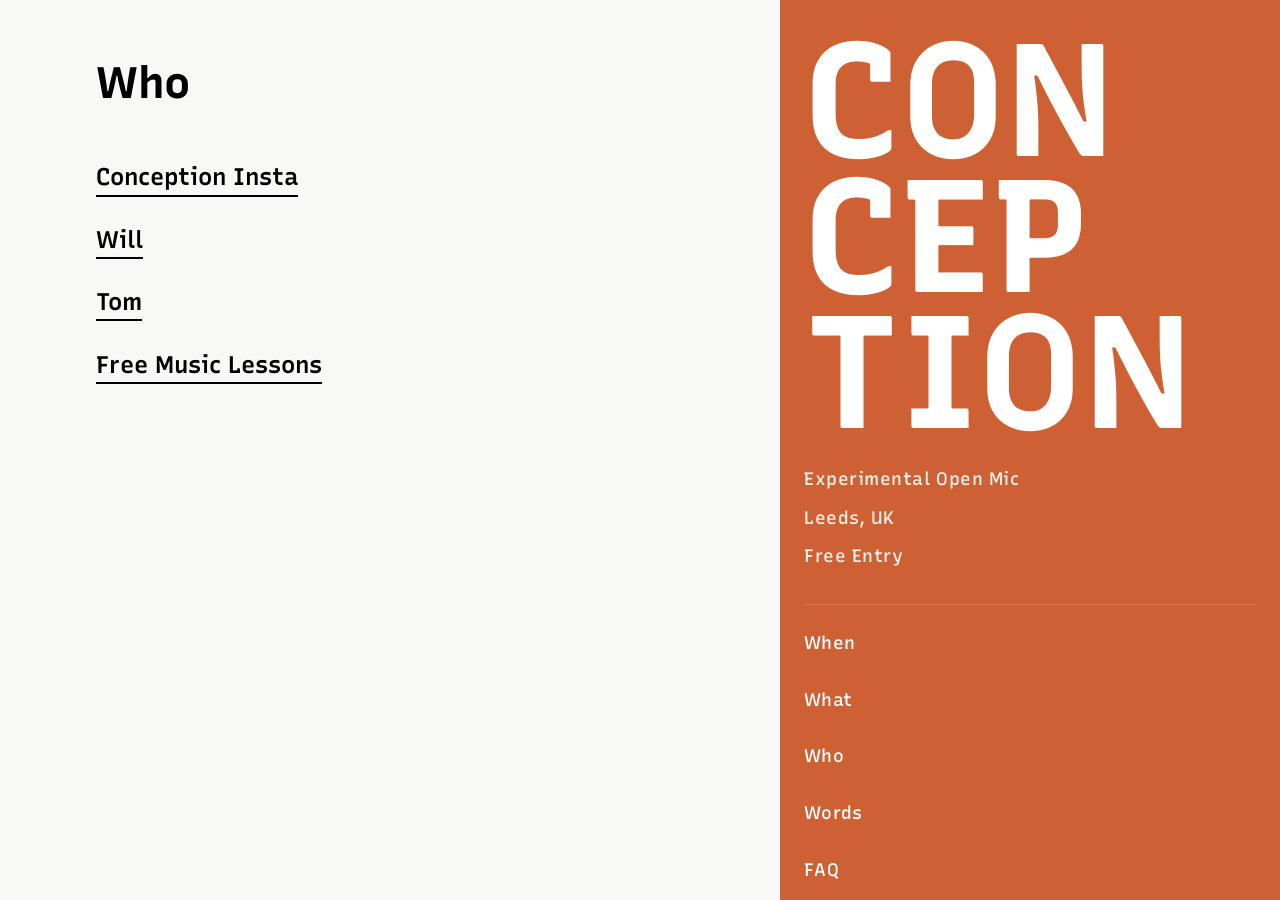
<file: who.html>
<!doctype html>
<html lang="en">
    <head>
        <meta charset="UTF-8" />
        <meta name="viewport" content="width=device-width, initial-scale=1.0" />
        <title>Who | Conception</title>
        <meta
            name="description"
            content="Meet the team behind Conception, the experimental open mic in Leeds. Contact us and find links to free music lessons."
        />
        <link
            rel="canonical"
            href="https://conceivedconception.neocities.org/who.html"
        />

        <meta property="og:type" content="website" />
        <meta
            property="og:url"
            content="https://conceivedconception.neocities.org/who.html"
        />
        <meta property="og:title" content="Who | Conception" />
        <meta
            property="og:description"
            content="Meet the team behind Conception, the experimental open mic in Leeds. Contact us and find links to free music lessons."
        />
        <meta
            property="og:image"
            content="https://conceivedconception.neocities.org/Images/mystro%20icon.png"
        />
        <meta property="og:locale" content="en_GB" />
        <meta property="og:site_name" content="Conception" />

        <meta name="twitter:card" content="summary_large_image" />
        <meta name="twitter:title" content="Who | Conception" />
        <meta
            name="twitter:description"
            content="Meet the team behind Conception, the experimental open mic in Leeds. Contact us and find links to free music lessons."
        />
        <meta
            name="twitter:image"
            content="https://conceivedconception.neocities.org/Images/mystro%20icon.png"
        />

        <meta
            name="keywords"
            content="Conception Leeds, experimental open mic Leeds, open mic team, Leeds music events, contact Conception, free music lessons Leeds"
        />
        <meta name="geo.region" content="GB-WYK" />
        <meta name="geo.placename" content="Leeds" />

        <link
            rel="icon"
            type="image/x-icon"
            href="https://conceivedconception.neocities.org/Images/faviconcept.png"
        />
        <link href="style.css" rel="stylesheet" type="text/css" media="all" />
        <script src="scripts/colorize.js"></script>
        <script src="scripts/animated-favicon.js"></script>
        <script type="application/ld+json">
            {
                "@context": "https://schema.org",
                "@type": "AboutPage",
                "name": "Who | Conception",
                "description": "Meet the team behind Conception, the experimental open mic in Leeds. Contact us and find links to free music lessons.",
                "url": "https://conceivedconception.neocities.org/who.html",
                "mainEntity": {
                    "@type": "Organization",
                    "name": "Conception",
                    "url": "https://conceivedconception.neocities.org/",
                    "logo": "https://conceivedconception.neocities.org/Images/faviconcept.png",
                    "email": "ourconception@gmail.com"
                }
            }
        </script>
    </head>
    <body>
        <!-- Mobile Header -->
        <div class="mobile-header">
            <a href="index.html" class="mobile-title">CONCEPTION</a>
        </div>
        <main id="main-content">
            <div class="page-container">
                <!-- Main Content Area -->
                <div class="main-content-area">
                    <div class="secondary-content">
                        <h1 class="page-title">Who</h1>

                        <ul
                            class="links-list"
                            aria-label="Team and contact links"
                        >
                            <li>
                                <a
                                    href="https://www.instagram.com/conceivedconception/"
                                    target="_blank"
                                    rel="noopener"
                                    >Conception Insta</a
                                >
                            </li>
                            <li>
                                <a
                                    href="https://thatdamnculprit.com/"
                                    target="_blank"
                                    rel="noopener"
                                    >Will</a
                                >
                            </li>
                            <li>
                                <a
                                    href="https://snufk.in/"
                                    target="_blank"
                                    rel="noopener"
                                    >Tom</a
                                >
                            </li>
                            <li>
                                <a
                                    href="https://snufk.in/free-music-lessons/"
                                    target="_blank"
                                    rel="noopener"
                                    >Free Music Lessons</a
                                >
                            </li>
                        </ul>
                    </div>
                </div>

                <!-- Universal Sidebar -->
                <div class="universal-sidebar">
                    <a href="index.html" class="site-title">
                        <span class="site-title-line">CON</span>
                        <span class="site-title-line">CEP</span>
                        <span class="site-title-line">TION</span>
                    </a>

                    <div class="event-info">
                        <p>Experimental Open Mic</p>
                        <p>Leeds, UK</p>
                        <p>Free Entry</p>
                    </div>

                    <nav class="sidebar-nav" aria-label="Main navigation">
                        <ul class="nav-links">
                            <li><a href="when.html">When</a></li>
                            <li><a href="what.html">What</a></li>
                            <li><a href="who.html">Who</a></li>
                            <li><a href="words.html">Words</a></li>
                            <li><a href="faq.html">FAQ</a></li>
                            <li>
                                <a href="testimonials.html">Testimonials</a>
                            </li>
                            <li><a href="gallery.html">Poster Gallery</a></li>
                        </ul>
                    </nav>
                </div>
            </div>
        </main>
    </body>
</html>
</file>
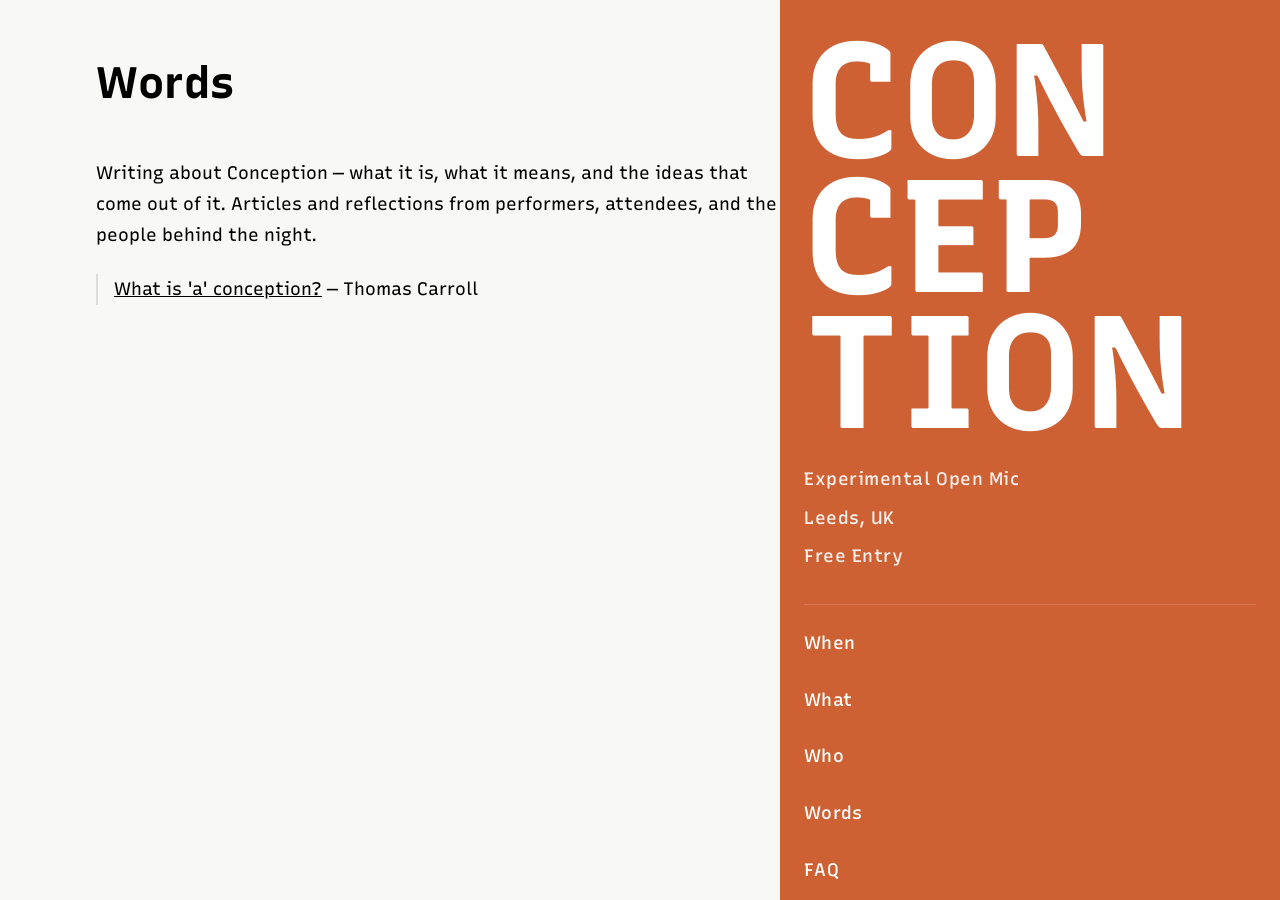
<file: words.html>
<!doctype html>
<html lang="en">
    <head>
        <meta charset="UTF-8" />
        <meta name="viewport" content="width=device-width, initial-scale=1.0" />
        <title>Words | Conception</title>
        <meta
            name="description"
            content="Articles and writings about Conception, the experimental open mic in Leeds, UK."
        />
        <link
            rel="canonical"
            href="https://conceivedconception.neocities.org/words.html"
        />

        <meta property="og:type" content="website" />
        <meta
            property="og:url"
            content="https://conceivedconception.neocities.org/words.html"
        />
        <meta property="og:title" content="Words | Conception" />
        <meta
            property="og:description"
            content="Articles and writings about Conception, the experimental open mic in Leeds, UK."
        />
        <meta
            property="og:image"
            content="https://conceivedconception.neocities.org/Images/mystro%20icon.png"
        />
        <meta property="og:locale" content="en_GB" />
        <meta property="og:site_name" content="Conception" />

        <meta name="twitter:card" content="summary_large_image" />
        <meta name="twitter:title" content="Words | Conception" />
        <meta
            name="twitter:description"
            content="Articles and writings about Conception, the experimental open mic in Leeds, UK."
        />
        <meta
            name="twitter:image"
            content="https://conceivedconception.neocities.org/Images/mystro%20icon.png"
        />

        <meta
            name="keywords"
            content="Conception Leeds, experimental open mic, Leeds music, creative writing, Leeds arts, open mic articles"
        />
        <meta name="geo.region" content="GB-WYK" />
        <meta name="geo.placename" content="Leeds" />

        <link
            rel="icon"
            type="image/x-icon"
            href="https://conceivedconception.neocities.org/Images/faviconcept.png"
        />
        <link href="style.css" rel="stylesheet" type="text/css" media="all" />
        <script src="scripts/colorize.js"></script>
        <script src="scripts/animated-favicon.js"></script>
        <script type="application/ld+json">
            {
                "@context": "https://schema.org",
                "@type": "CollectionPage",
                "name": "Words | Conception",
                "description": "Articles and writings about Conception, the experimental open mic in Leeds, UK.",
                "url": "https://conceivedconception.neocities.org/words.html",
                "mainEntity": {
                    "@type": "ItemList",
                    "itemListElement": [
                        {
                            "@type": "Article",
                            "name": "What is 'a' conception?",
                            "url": "https://snufk.in/what-is-a-conception",
                            "author": {
                                "@type": "Person",
                                "name": "Thomas Carroll"
                            }
                        }
                    ]
                }
            }
        </script>
    </head>
    <body>
        <!-- Mobile Header -->
        <div class="mobile-header">
            <a href="index.html" class="mobile-title">CONCEPTION</a>
        </div>
        <main id="main-content">
            <div class="page-container">
                <!-- Main Content Area -->
                <div class="main-content-area">
                    <div class="secondary-content">
                        <h1 class="page-title">Words</h1>

                        <p>
                            Writing about Conception — what it is, what it
                            means, and the ideas that come out of it. Articles
                            and reflections from performers, attendees, and the
                            people behind the night.
                        </p>

                        <ul
                            class="content-list"
                            aria-label="Articles about Conception"
                        >
                            <li>
                                <a
                                    href="https://snufk.in/what-is-a-conception"
                                    target="_blank"
                                    rel="noopener"
                                    >What is 'a' conception?</a
                                >
                                — Thomas Carroll
                            </li>
                        </ul>
                    </div>
                </div>

                <!-- Universal Sidebar -->
                <div class="universal-sidebar">
                    <a href="index.html" class="site-title">
                        <span class="site-title-line">CON</span>
                        <span class="site-title-line">CEP</span>
                        <span class="site-title-line">TION</span>
                    </a>

                    <div class="event-info">
                        <p>Experimental Open Mic</p>
                        <p>Leeds, UK</p>
                        <p>Free Entry</p>
                    </div>

                    <nav class="sidebar-nav" aria-label="Main navigation">
                        <ul class="nav-links">
                            <li><a href="when.html">When</a></li>
                            <li><a href="what.html">What</a></li>
                            <li><a href="who.html">Who</a></li>
                            <li><a href="words.html">Words</a></li>
                            <li><a href="faq.html">FAQ</a></li>
                            <li>
                                <a href="testimonials.html">Testimonials</a>
                            </li>
                            <li><a href="gallery.html">Poster Gallery</a></li>
                        </ul>
                    </nav>
                </div>
            </div>
        </main>
    </body>
</html>
</file>
<file: style.css>
/* =============================================
   CONCEPTION - Main Stylesheet
   Poster-inspired Layout with Universal Sidebar
   ============================================= */

/* Font Face Declarations */
@font-face {
    font-family: "Recursive";
    src: url("font/Recursive_VF_1.085.woff2") format("woff2-variations");
    font-weight: 300 900;
    font-style: normal;
    font-display: swap;
    font-variation-settings:
        "MONO" 1,
        "CASL" 0,
        "CRSV" 0.5,
        "slnt" 0;
}

:root {
    --color-primary: #000000;
    --color-background: #ffffff;
    --color-cream: #f8f8f6;
    --color-accent: #000000;
    --color-accent-hover: #333333;
    --color-secondary: #555555;
    --color-border: #666666;
    --color-inverse-text: #ffffff;
    --color-sidebar-bg: #000000;
    --color-sidebar-text: #ffffff;
    --color-sidebar-dynamic: var(--color-sidebar-bg);

    /* Typography Scale */
    --font-size-xs: 0.875rem;
    --font-size-sm: 1rem;
    --font-size-base: 1.125rem;
    --font-size-lg: 1.5rem;
    --font-size-xl: 2rem;
    --font-size-2xl: 2.75rem;
    --font-size-3xl: 3.5rem;
    --font-size-4xl: 4rem;
    --font-size-5xl: 5rem;

    /* Fluid typography clamps */
    --fluid-xs: clamp(0.8rem, 1.5vw, var(--font-size-xs));
    --fluid-sm: clamp(0.875rem, 2vw, var(--font-size-sm));
    --fluid-base: clamp(1rem, 2.5vw, var(--font-size-base));
    --fluid-lg: clamp(1.25rem, 3vw, var(--font-size-lg));
    --fluid-xl: clamp(1.5rem, 4vw, var(--font-size-xl));
    --fluid-2xl: clamp(2rem, 5vw, var(--font-size-2xl));
    --fluid-3xl: clamp(2.5rem, 7vw, var(--font-size-3xl));
    --fluid-4xl: clamp(3rem, 8vw, var(--font-size-4xl));
    --fluid-5xl: clamp(3.5rem, 10vw, var(--font-size-5xl));

    --sidebar-width: 500px;
}

/* Reset and base */
* {
    box-sizing: border-box;
    margin: 0;
    padding: 0;
}

html {
    height: 100%;
}

body {
    font-family: "Recursive", "Lucida Console", "Courier New", monospace;
    line-height: 1.6;
    background-color: var(--color-cream);
    color: var(--color-primary);
    font-size: var(--font-size-base);
    min-height: 100vh;
    padding: 0;
    margin: 0;
}

#main-content {
    min-height: 100vh;
    display: flex;
}

/* =============================================
   ACCESSIBILITY UTILITIES
   ============================================= */

.visually-hidden {
    position: absolute;
    width: 1px;
    height: 1px;
    padding: 0;
    margin: -1px;
    overflow: hidden;
    clip: rect(0, 0, 0, 0);
    white-space: nowrap;
    border: 0;
}

/* =============================================
   UNIVERSAL LAYOUT - All Pages
   ============================================= */

.page-container {
    display: flex;
    width: 100%;
    min-height: 100vh;
}

/* Left Side - Main Content Area */
.main-content-area {
    flex: 1;
    background-color: var(--color-cream);
    padding: 3rem;
    display: flex;
    flex-direction: column;
    position: relative;
    overflow: hidden;
}

/* Gallery specific - use full space */
.main-content-area.gallery-page {
    padding: 2rem 0 2rem 3rem;
}

/* Right Side - Universal Sidebar */
/* Universal Sidebar */
.universal-sidebar {
    width: var(--sidebar-width);
    background-color: var(--color-sidebar-dynamic);
    color: var(--color-sidebar-text);
    padding: 2rem 1.5rem;
    display: flex;
    flex-direction: column;
    position: sticky;
    top: 0;
    height: 100vh;
    overflow-y: auto;
    pointer-events: auto;
    z-index: 50;
}

/* =============================================
   SIDEBAR CONTENT
   ============================================= */

/* Multi-line CONCEPTION Title */
.site-title {
    font-size: calc(var(--fluid-5xl) * 2);
    font-weight: bold;
    line-height: 0.85;
    color: var(--color-sidebar-text) !important;
    text-align: left;
    margin-bottom: 1.5rem;
    letter-spacing: 0.02em;
    text-decoration: none;
    display: block;
    transition: opacity 0.2s ease;
}

.site-title:hover {
    opacity: 0.8;
}

.site-title:visited {
    color: var(--color-sidebar-text) !important;
}

.site-title:focus {
    outline: 2px solid var(--color-sidebar-text);
    outline-offset: 2px;
    color: var(--color-sidebar-text) !important;
}

.site-title-line {
    display: block;
}

/* Event Info */
.event-info {
    margin-bottom: 1.5rem;
    font-size: var(--fluid-sm);
    line-height: 1.6;
    opacity: 0.9;
}

.event-info p {
    margin-bottom: 0.5rem;
    font-weight: 500;
    letter-spacing: 0.03em;
    color: var(--color-sidebar-text) !important;
}

/* Navigation in Sidebar */
.sidebar-nav {
    margin-top: auto;
    padding-top: 1.5rem;
    border-top: 1px solid rgba(255, 255, 255, 0.15);
    flex-shrink: 0;
}

.nav-links {
    list-style: none;
    padding: 0;
    margin: 0;
}

.nav-links li {
    margin-bottom: 1rem;
}

.nav-links li a {
    font-size: var(--fluid-base);
    color: var(--color-sidebar-text) !important;
    text-decoration: none;
    font-weight: 500;
    letter-spacing: 0.02em;
    transition: opacity 0.2s ease;
    display: block;
    padding: 0.75rem 1rem;
    margin: -0.75rem -1rem;
    border-radius: 4px;
}

.nav-links li a:hover {
    opacity: 0.7;
}

/* =============================================
   HOMEPAGE SPECIFIC CONTENT
   ============================================= */

.homepage-intro {
    margin: 2rem 0;
    padding-bottom: 1.5rem;
    border-bottom: 1px solid rgba(255, 255, 255, 0.15);
}

.homepage-intro h2 {
    font-size: var(--fluid-lg);
    font-weight: bold;
    margin-bottom: 1rem;
    color: var(--color-sidebar-text) !important;
    letter-spacing: 0.02em;
}

.homepage-intro p {
    font-size: var(--fluid-sm);
    line-height: 1.6;
    margin-bottom: 1rem;
    color: var(--color-sidebar-text) !important;
    opacity: 0.9;
    letter-spacing: 0.01em;
}

.cta-links {
    margin-top: 1rem;
}

.cta-links a {
    display: block;
    font-weight: 500;
    margin-bottom: 0.5rem;
    font-size: var(--fluid-sm);
    color: var(--color-sidebar-text) !important;
    text-decoration: underline;
    opacity: 0.9;
    transition: opacity 0.2s ease;
}

.cta-links a:hover {
    opacity: 0.7;
}

/* =============================================
   SECONDARY PAGES CONTENT
   ============================================= */

.secondary-content {
    width: calc(100vw - 500px - 6rem);
    max-width: 900px;
    margin-left: 3rem;
}

/* Gallery specific - full width */
.gallery-page .secondary-content {
    max-width: none;
    margin: 0;
    width: 100%;
}

.page-title {
    font-size: var(--fluid-2xl);
    font-weight: bold;
    margin: 0 0 2.5rem 0;
    color: var(--color-primary);
    text-align: left;
    word-wrap: break-word;
    overflow-wrap: break-word;
    hyphens: auto;
    -webkit-hyphens: auto;
    -ms-hyphens: auto;
}

h2 {
    font-size: var(--fluid-xl);
    margin-bottom: 1.5rem;
    color: var(--color-primary);
    font-weight: bold;
}

h3 {
    font-size: var(--fluid-lg);
    margin-bottom: 1rem;
    color: var(--color-primary);
    font-weight: bold;
}

p {
    font-size: var(--fluid-base);
    line-height: 1.7;
    margin-bottom: 1.5rem;
    color: var(--color-primary);
}

/* =============================================
   LINKS AND INTERACTION
   ============================================= */

a:link {
    color: var(--color-accent);
}

a:visited {
    color: var(--color-accent);
}

a:hover {
    color: var(--color-accent-hover);
}

a:active {
    color: var(--color-accent-hover);
}

a:focus {
    outline: 2px solid var(--color-accent);
    outline-offset: 2px;
}

a:focus:not(:focus-visible) {
    outline: none;
}

a:focus-visible {
    outline: 2px solid var(--color-accent);
    outline-offset: 2px;
}

/* =============================================
   CONTENT LISTS
   ============================================= */

.content-list,
.events-list,
.links-list {
    list-style: none;
    padding: 0;
    margin: 0 0 2rem 0;
}

.content-list li,
.events-list li {
    font-size: var(--fluid-base);
    line-height: 1.7;
    margin-bottom: 1rem;
    padding-left: 1rem;
    border-left: 2px solid #ddd;
}

.events-list li.no-events {
    font-style: italic;
    color: #666;
    border-left-color: #bbb;
}

.links-list li {
    margin-bottom: 1.5rem;
}

.links-list a {
    font-size: var(--fluid-lg);
    font-weight: 600;
    text-decoration: none;
    border-bottom: 2px solid var(--color-accent);
    padding-bottom: 0.2rem;
}

.concepts-list {
    list-style: none;
    padding: 0;
    margin: 2rem 0;
}

.concepts-list li {
    font-size: var(--fluid-sm);
    font-style: italic;
    margin-bottom: 0.75rem;
    color: var(--color-secondary);
    padding-left: 1rem;
}

/* =============================================
   FAQ PAGE
   ============================================= */

.faq-item {
    margin-bottom: 2.5rem;
    padding-bottom: 2rem;
    border-bottom: 1px solid #eee;
}

.faq-item:last-child {
    border-bottom: none;
}

.faq-item h3 {
    font-size: var(--fluid-lg);
    margin-bottom: 1rem;
    color: var(--color-primary);
}

.faq-item p {
    font-size: var(--fluid-base);
    color: var(--color-secondary);
    line-height: 1.7;
}

/* =============================================
   TESTIMONIALS
   ============================================= */

.testimonial {
    margin-bottom: 2.5rem;
    padding: 2rem;
    background-color: #f9f9f9;
    border-left: 4px solid var(--color-accent);
}

.testimonial-quote p {
    font-size: var(--fluid-base);
    font-style: italic;
    color: var(--color-secondary);
    margin-bottom: 1rem;
}

.testimonial-attribution {
    font-size: var(--fluid-sm);
    color: var(--color-primary);
    font-weight: bold;
}

/* =============================================
   GALLERY
   ============================================= */

.gallery-grid {
    display: flex;
    flex-wrap: wrap;
    gap: 1.5rem;
    margin-top: 1rem;
    justify-content: flex-start;
    align-items: flex-start;
    padding-right: 2rem;
}

.gallery-item {
    text-align: center;
    flex: 1 1 350px;
    max-width: 600px;
    min-width: 300px;
}

.gallery-item img {
    width: 100%;
    height: auto;
    max-height: 700px;
    object-fit: contain;
}

.gallery-link {
    display: block;
    text-decoration: none;
    transition: opacity 0.3s ease;
}

.gallery-link:hover {
    opacity: 0.9;
}

.gallery-link img {
    width: 100%;
    height: auto;
    display: block;
    border: 1px solid #ddd;
    cursor: pointer;
    max-height: 700px;
    object-fit: contain;
    transition: transform 0.3s ease;
}

.gallery-link:hover img {
    transform: scale(1.02);
}

.gallery-item .credit {
    font-size: var(--fluid-sm);
    color: var(--color-secondary);
    margin-top: 1rem;
}

/* =============================================
   FOOTER
   ============================================= */

.footer {
    position: fixed;
    bottom: 0;
    left: 0;
    width: 100%;
    background-color: var(--color-primary);
    color: var(--color-inverse-text);
    text-align: center;
    padding: 0.75rem;
    font-size: var(--fluid-sm);
    z-index: 100;
    text-decoration: none;
}

.footer:hover {
    background-color: var(--color-accent-hover);
}

/* =============================================
   404 PAGE
   ============================================= */

.not-found-container {
    display: flex;
    align-items: center;
    justify-content: center;
    min-height: 100vh;
    text-align: center;
    background-color: var(--color-cream);
    padding: 2rem;
}

.not-found-content {
    max-width: 600px;
}

/* =============================================
   RESPONSIVE DESIGN
   ============================================= */

/* Mobile header - hidden by default (desktop) */
.mobile-header {
    display: none;
}

@media (max-width: 768px) {
    :root {
        --sidebar-width: 100%;
    }

    body {
        padding-top: 60px; /* Consistently space for fixed header */
    }

    .mobile-header {
        display: block;
        height: 60px; /* Fixed height for header to match body padding */
        display: flex;
        align-items: center;
        justify-content: center;
    }

    .page-container {
        flex-direction: column;
        min-height: 100vh;
    }

    .main-content-area {
        padding: 2rem 1.5rem;
        min-height: auto;
        order: 1;
    }

    .secondary-content {
        width: 100%;
        max-width: none;
        margin-left: 0;
    }
}

/* Mobile bead layout — main content area grows to fit vertical bead column */
@media (max-width: 480px) {
    .main-content-area {
        display: flex;
        overflow: visible;
        flex-shrink: 0;
    }

    .page-container {
        flex-direction: column;
    }

    .universal-sidebar {
        width: 100%;
        height: 100vh;
        position: static;
        order: 1;
    }

    /* Fixed mobile header */
    .mobile-header {
        position: fixed;
        top: 0;
        left: 0;
        right: 0;
        background-color: var(--color-sidebar-dynamic);
        height: 60px;
        z-index: 1000;
        text-align: center;
        display: flex;
        align-items: center;
        justify-content: center;
    }

    .mobile-title {
        font-size: var(--fluid-2xl);
        font-weight: bold;
        color: var(--color-sidebar-text) !important;
        text-decoration: none;
        display: block;
        letter-spacing: 0.02em;
    }

    .mobile-title:hover,
    .mobile-title:visited {
        color: var(--color-sidebar-text) !important;
        opacity: 0.8;
    }

    .universal-sidebar {
        padding: 2rem 1.5rem;
        min-height: auto;
        order: 2;
        height: auto;
        position: static;
        background-color: var(--color-sidebar-dynamic);
        flex: 1; /* Add this to fill space */
    }

    .site-title {
        display: none; /* Hidden on mobile, replaced by mobile-title */
    }

    .homepage-intro {
        order: 1; /* Show first on homepage */
    }

    .event-info {
        margin-bottom: 1.5rem;
        order: 2;
    }

    .sidebar-nav {
        margin: 0;
        padding-top: 1.5rem;
        border-top: 1px solid rgba(255, 255, 255, 0.15);
        order: 3;
    }

    .nav-links {
        display: flex;
        flex-direction: column;
        gap: 0.75rem;
    }

    .nav-links li {
        margin-bottom: 0;
        text-align: center;
    }

    .nav-links li a {
        font-size: var(--fluid-sm);
        padding: 1rem;
        display: block;
        border: 1px solid rgba(255, 255, 255, 0.15);
        border-radius: 4px;
        margin: 0;
    }

    .secondary-content {
        max-width: 100%;
    }

    .gallery-grid {
        gap: 1rem;
    }

    .gallery-item {
        flex: 1 1 180px;
        max-width: 250px;
        min-width: 160px;
    }

    .gallery-item img,
    .gallery-button img {
        max-height: 300px;
    }
}

@media (max-width: 480px) {
    .main-content-area {
        padding: 1.5rem 1rem;
    }

    .secondary-content {
        width: 100%;
        margin-left: 0;
    }

    .universal-sidebar {
        padding: 1.5rem 1rem;
    }

    .nav-links li a {
        font-size: var(--fluid-xs);
        padding: 1rem 0.8rem;
        margin: 0;
    }

    .event-info {
        font-size: var(--fluid-xs);
    }

    .event-info p {
        margin-bottom: 0.25rem;
    }

    .gallery-grid {
        gap: 1rem;
    }

    .gallery-item {
        flex: 1 1 140px;
        max-width: 48%;
        min-width: 140px;
    }

    .gallery-item img,
    .gallery-button img {
        max-height: 250px;
    }
}

/* =============================================
   LETTER BEADS
   ============================================= */

#letter-beads-container {
    position: absolute;
    top: 0;
    left: 0;
    width: 100%;
    height: 100%;
    pointer-events: none;
    z-index: 10;
    overflow: hidden;
}

.letter-bead {
    position: absolute;
    cursor: grab;
    pointer-events: all;
    user-select: none;
    transition: transform 0.1s ease;
    border-radius: 50%;
    box-shadow: 2px 2px 8px rgba(0, 0, 0, 0.1);
    z-index: 1;
}

.letter-bead:hover {
    transform: scale(1.05);
    z-index: 1000;
}

.letter-bead:active,
.letter-bead.dragging {
    cursor: grabbing;
    z-index: 10000 !important;
    transform: scale(1.1);
    box-shadow: 4px 4px 16px rgba(0, 0, 0, 0.2);
}

/* Ensure beads can appear over sidebar when dragged */
.letter-bead[style*="position: fixed"] {
    z-index: 10000 !important;
}

.letter-bead.text-bead {
    background: linear-gradient(135deg, #f0f0f0, #e0e0e0);
    border: 2px solid #ccc;
    display: flex;
    align-items: center;
    justify-content: center;
    font-family: "Recursive", monospace;
    font-weight: bold;
    color: #333;
    text-shadow: 1px 1px 2px rgba(255, 255, 255, 0.5);
}

.letter-bead.text-bead:hover {
    background: linear-gradient(135deg, #e8e8e8, #d8d8d8);
    border-color: #aaa;
}

/* Mobile optimizations for letter beads */
@media (max-width: 768px) {
    .letter-bead {
        box-shadow: 1px 1px 4px rgba(0, 0, 0, 0.1);
    }

    .letter-bead:active,
    .letter-bead.dragging {
        box-shadow: 2px 2px 8px rgba(0, 0, 0, 0.2);
    }
}

@media (max-width: 480px) {
    .letter-bead {
        box-shadow: 1px 1px 3px rgba(0, 0, 0, 0.1);
    }

    #letter-beads-container {
        overflow: visible;
    }
}

/* =============================================
   IMAGES
   ============================================= */

img {
    max-width: 100%;
    height: auto;
    display: block;
}

/* =============================================
   ACCESSIBILITY - REDUCED MOTION
   ============================================= */

@media (prefers-reduced-motion: reduce) {
    *,
    *::before,
    *::after {
        animation-duration: 0.01ms !important;
        animation-iteration-count: 1 !important;
        transition-duration: 0.01ms !important;
    }
}
</file>
